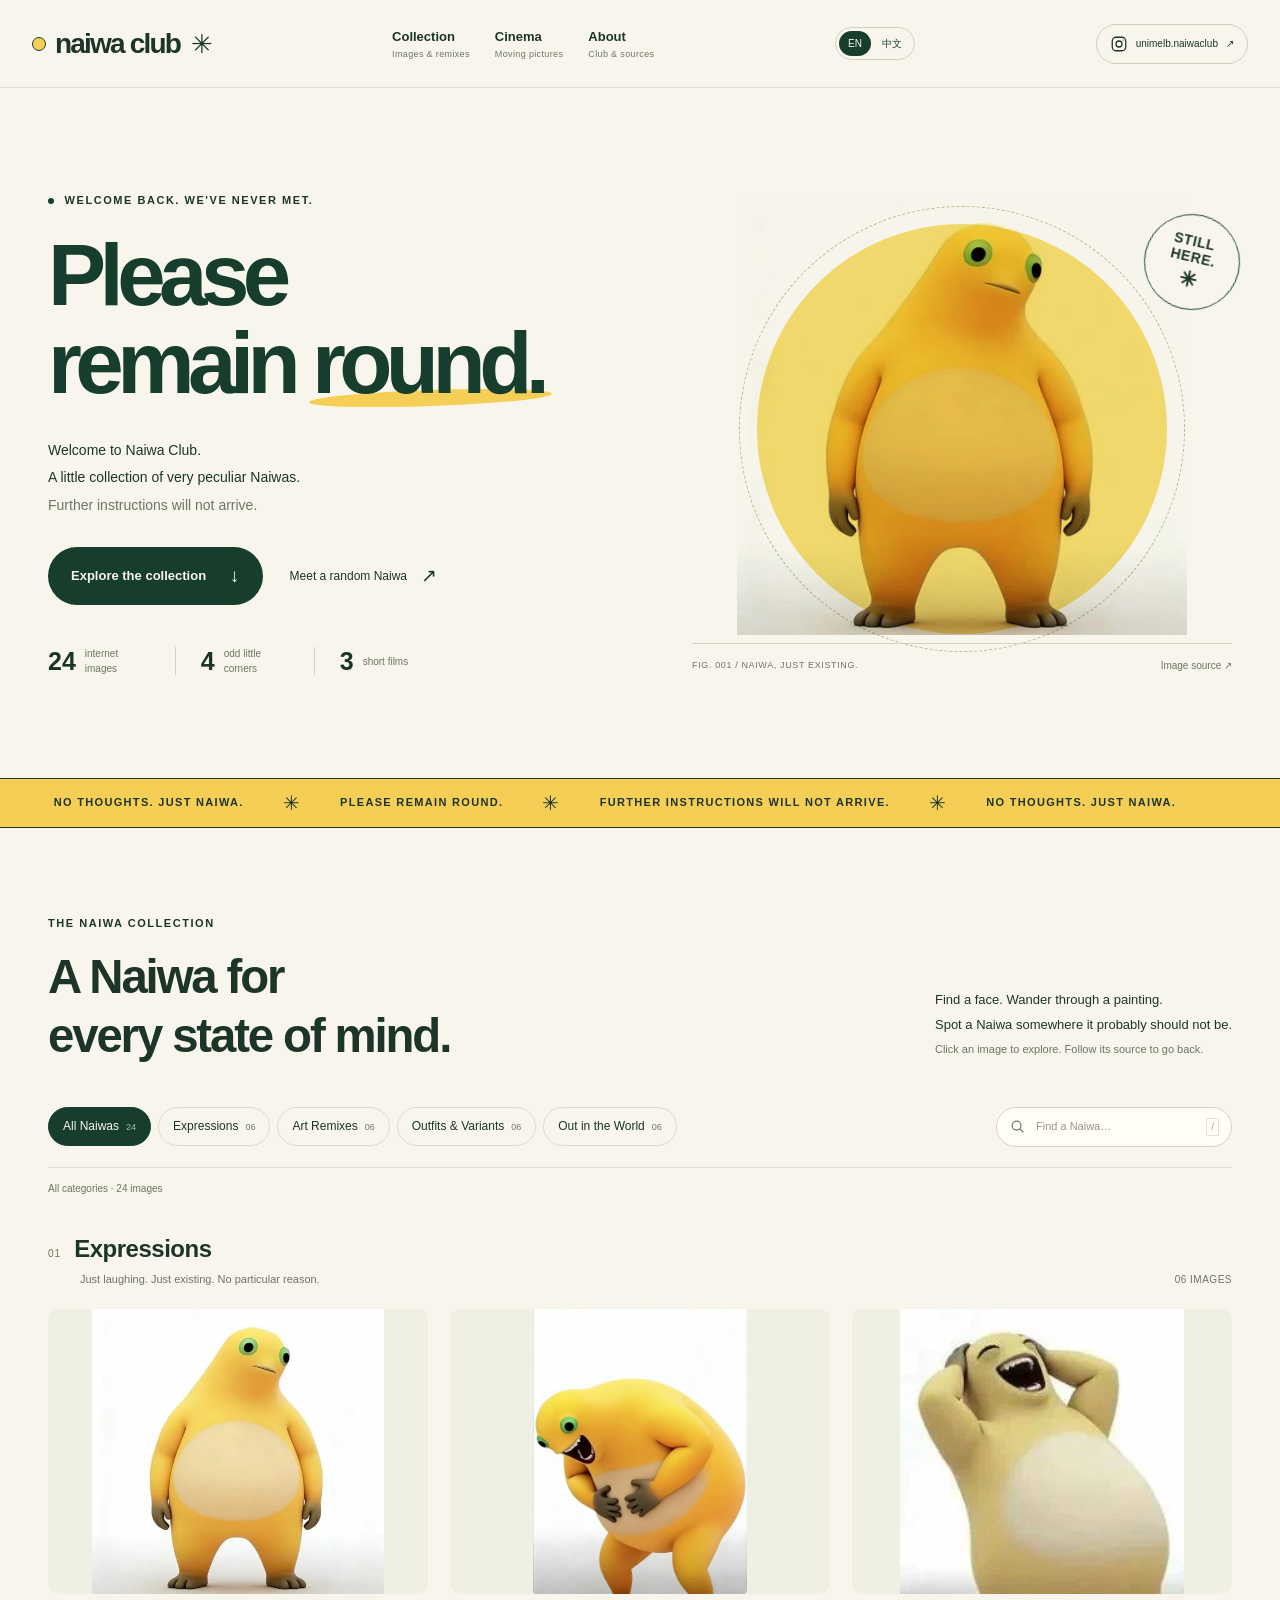
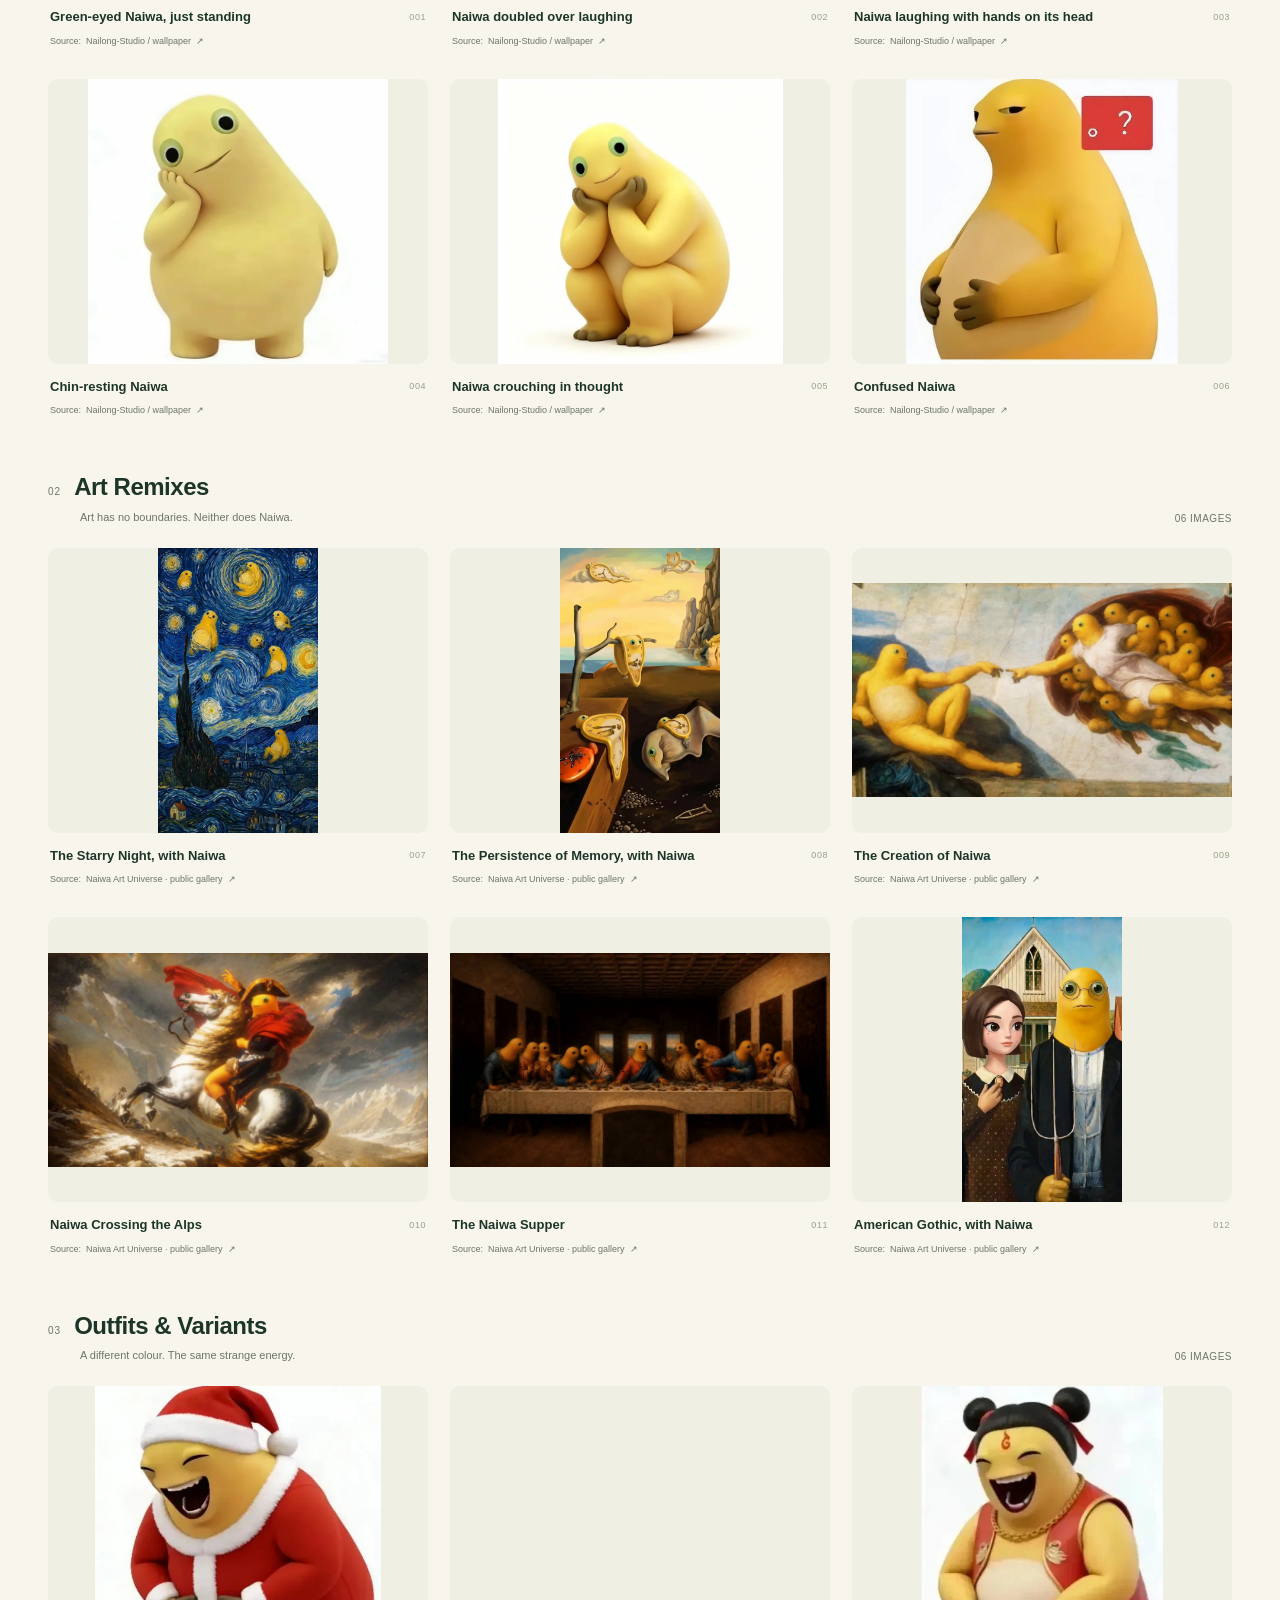
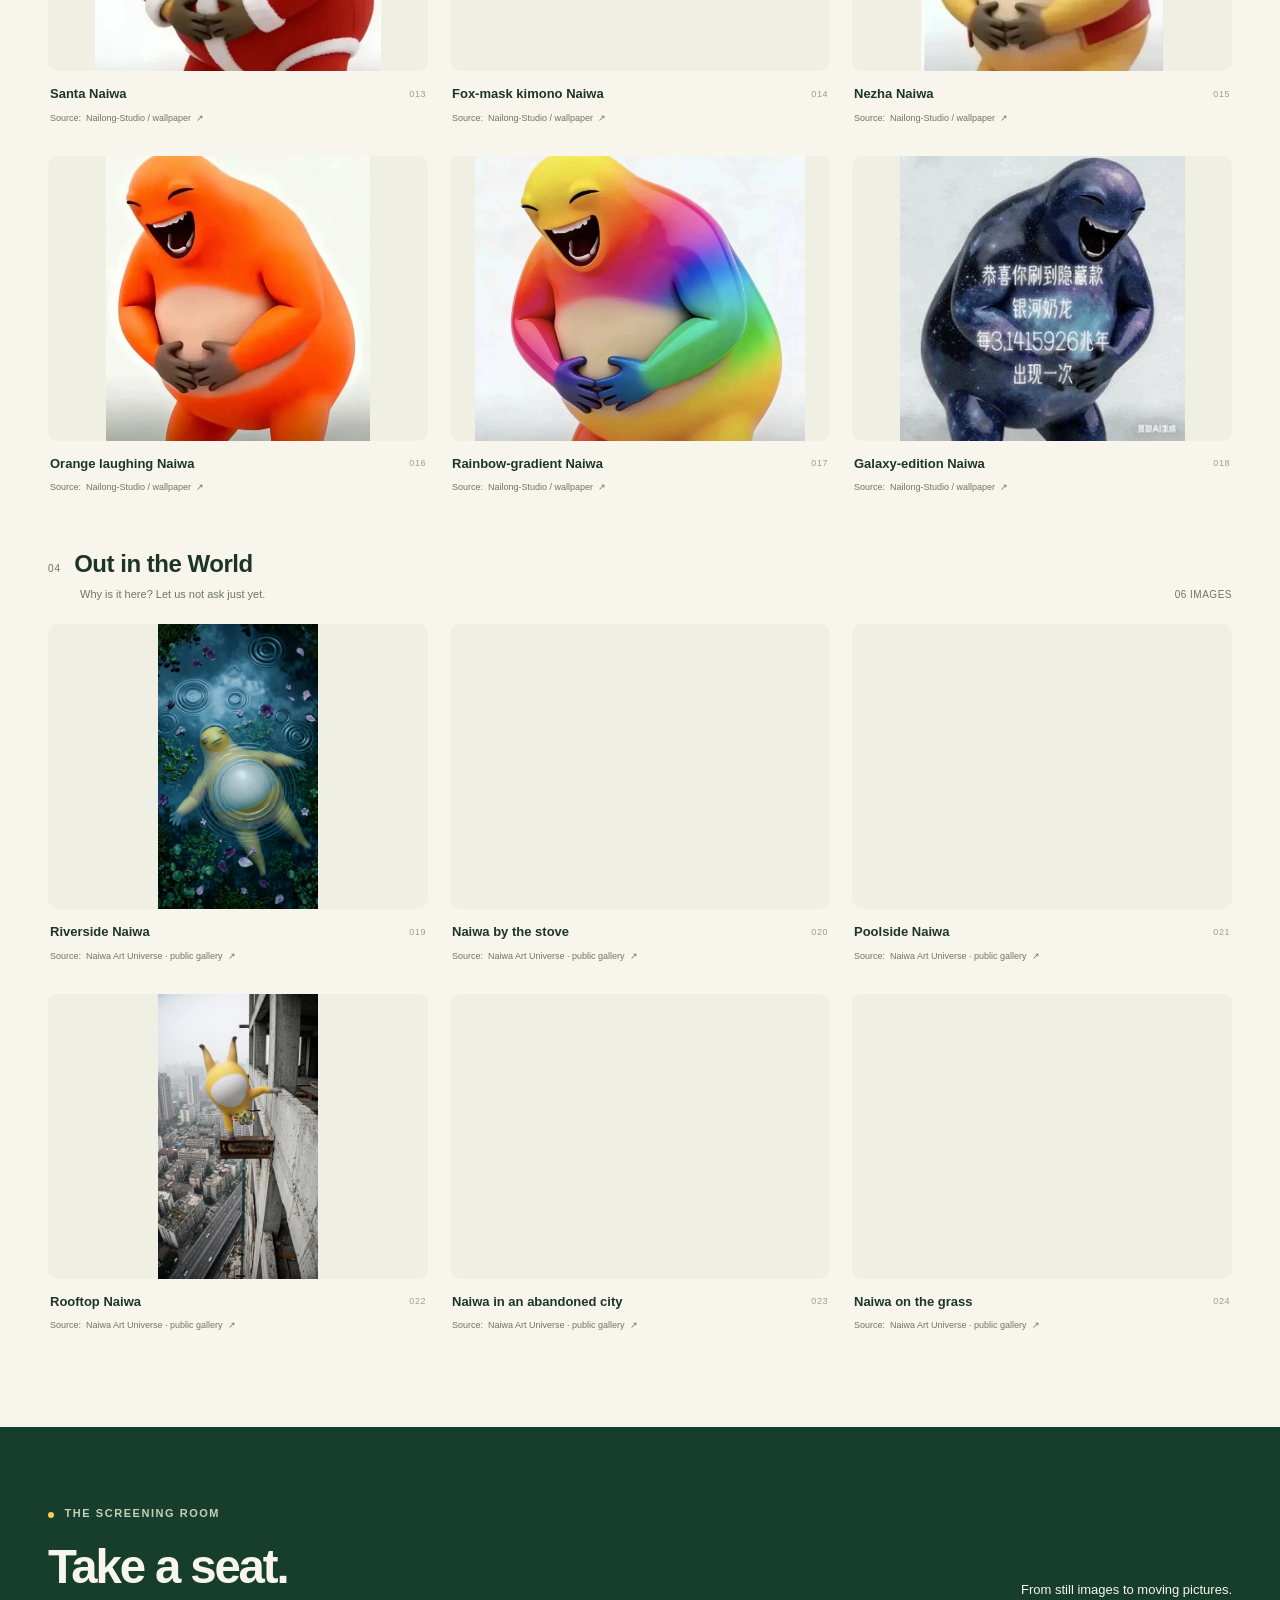
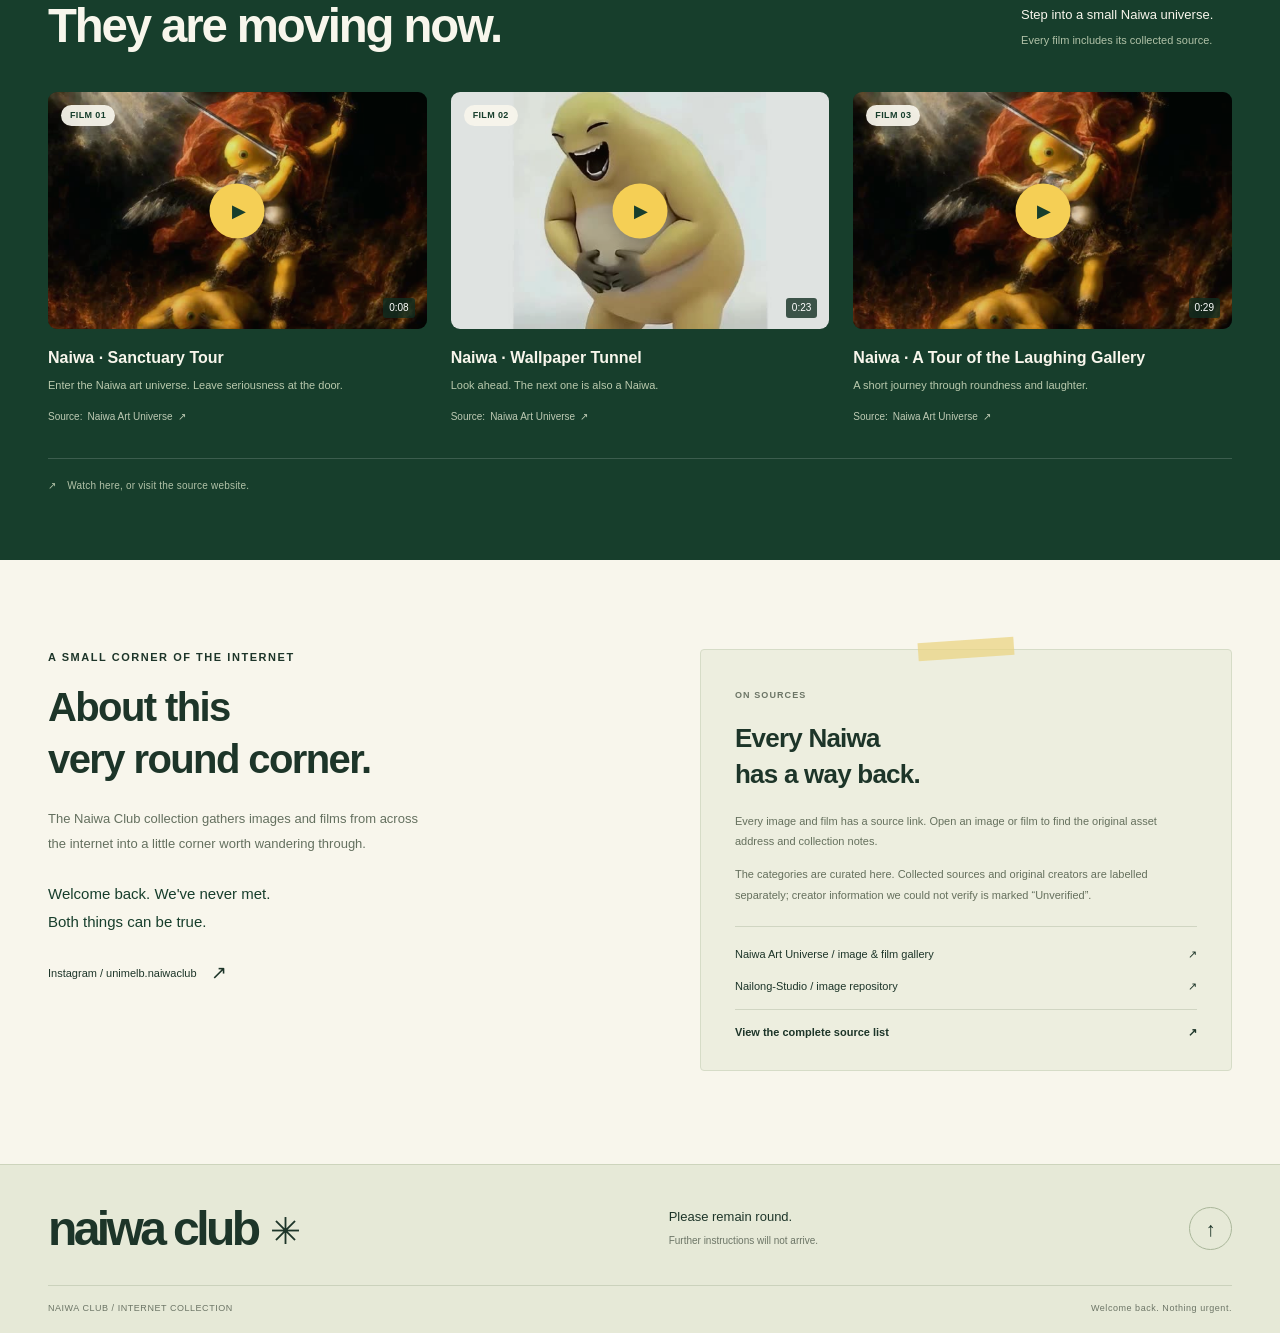
<file: index.html>
<!doctype html>
<html lang="en">
<head>
  <meta charset="utf-8">
  <meta name="viewport" content="width=device-width, initial-scale=1">
  <meta name="theme-color" content="#173e2c">
  <meta name="description" content="The Naiwa Club internet collection: expressions, art remixes, outfits, unexpected appearances and a screening room. Every image and film includes its source.">
  <title>naiwa club — Please remain round.</title>
  <link rel="icon" href="assets/favicon.svg" type="image/svg+xml">
  <link rel="stylesheet" href="styles.css">
  <script defer src="data/catalogue.js"></script>
  <script src="i18n.js" defer></script><script defer src="app.js"></script>
</head>
<body>
  <a data-i18n="skip" class="skip-link" href="#collection">Skip to the collection</a>
  <header class="site-header">
    <div class="header-inner">
      <a data-i18n-aria-label="nav.homeAria" class="wordmark" href="#top" aria-label="Naiwa Club home"><span class="brand-dot" aria-hidden="true"></span>naiwa club<span class="wordmark-star" aria-hidden="true">✳</span></a>
      <button data-i18n-aria-label="nav.open" class="menu-toggle" aria-label="Open navigation" aria-expanded="false" aria-controls="main-nav"><span></span><span></span></button>
      <nav data-i18n-aria-label="nav.label" id="main-nav" class="main-nav" aria-label="Main navigation">
        <a data-i18n-html="nav.collection" href="#collection">Collection<span>Images &amp; remixes</span></a>
        <a data-i18n-html="nav.cinema" href="#cinema">Cinema<span>Moving pictures</span></a>
        <a data-i18n-html="nav.about" href="#about">About<span>Club &amp; sources</span></a>
      </nav>
      <div aria-label="Language" data-i18n-aria-label="language.label" role="group" class="language-switch"><button aria-label="Switch to English" type="button" class="language-button active" data-language="en" lang="en" aria-pressed="true" data-i18n-aria-label="language.english">EN</button><button aria-label="Switch to Chinese" type="button" class="language-button" data-language="zh-CN" lang="zh-CN" aria-pressed="false" data-i18n-aria-label="language.chinese">中文</button></div><a class="header-instagram" href="https://www.instagram.com/unimelb.naiwaclub/" target="_blank" rel="noopener noreferrer" aria-label="Instagram：unimelb.naiwaclub"><svg viewBox="0 0 24 24" fill="none" stroke="currentColor" stroke-width="1.7" aria-hidden="true"><rect x="3" y="3" width="18" height="18" rx="5" /><circle cx="12" cy="12" r="4" /><circle cx="17.6" cy="6.7" r=".8" fill="currentColor" stroke="none" /></svg><span>unimelb.naiwaclub</span><span aria-hidden="true">↗</span></a>
    </div>
  </header>
  <main id="top">
    <section class="hero wrap" aria-labelledby="hero-title">
      <div class="hero-copy">
        <p class="eyebrow"><span class="little-dot" aria-hidden="true"></span> <span data-i18n="hero.welcome">WELCOME BACK. WE'VE NEVER MET.</span></p>
        <h1 data-i18n-html="hero.title" id="hero-title">Please<br>remain <span>round.</span></h1>
        <p data-i18n-html="hero.description" class="hero-description">Welcome to Naiwa Club.<br>A little collection of very peculiar Naiwas.<br><span>Further instructions will not arrive.</span></p>
        <div class="hero-actions"><a data-i18n-html="hero.enter" class="button button-green" href="#collection">Explore the collection <span aria-hidden="true">↓</span></a><button data-i18n-html="hero.random" class="text-button" id="random-naiwa">Meet a random Naiwa <span aria-hidden="true">↗</span></button></div>
        <div class="hero-tally"><div><strong id="image-count">—</strong><span data-i18n="hero.countImages">internet images</span></div><span class="tally-divider" aria-hidden="true"></span><div><strong id="category-count">4</strong><span data-i18n="hero.countCategories">odd little corners</span></div><span class="tally-divider" aria-hidden="true"></span><div><strong id="video-count">—</strong><span data-i18n="hero.countVideos">short films</span></div></div>
      </div>
      <figure class="hero-art">
        <div class="hero-orbit" aria-hidden="true"></div>
        <span data-i18n-html="hero.stamp" class="hero-stamp" aria-hidden="true">STILL<br>HERE.<span>✳</span></span>
        <div class="hero-image-wrap"><img id="hero-image" alt="" fetchpriority="high"></div>
        <figcaption><span data-i18n="hero.figure" class="art-label">FIG. 001 / NAIWA, JUST EXISTING.</span><a data-i18n-html="hero.source" id="hero-source" target="_blank" rel="noopener noreferrer">Image source <span aria-hidden="true">↗</span></a></figcaption>
      </figure>
    </section>
    <div class="ticker" aria-hidden="true"><div><span data-i18n="ticker.nothoughts">NO THOUGHTS. JUST NAIWA.</span><i>✳</i><span data-i18n="ticker.round">PLEASE REMAIN ROUND.</span><i>✳</i><span data-i18n="ticker.instructions">FURTHER INSTRUCTIONS WILL NOT ARRIVE.</span><i>✳</i><span data-i18n="ticker.nothoughts">NO THOUGHTS. JUST NAIWA.</span></div></div>
    <section id="collection" class="collection wrap" aria-labelledby="collection-title">
      <div class="section-heading collection-heading"><div><p data-i18n="collection.eyebrow" class="eyebrow">THE NAIWA COLLECTION</p><h2 data-i18n-html="collection.title" id="collection-title">A Naiwa for<br>every state of mind.</h2></div><p data-i18n-html="collection.intro" class="section-intro">Find a face. Wander through a painting.<br>Spot a Naiwa somewhere it probably should not be.<br><span>Click an image to explore. Follow its source to go back.</span></p></div>
      <div class="collection-tools">
        <div data-i18n-aria-label="collection.filtersAria" id="category-filters" class="category-filters" role="group" aria-label="Filter images by category"></div>
        <label class="search-box"><svg viewBox="0 0 24 24" fill="none" stroke="currentColor" stroke-width="1.7" aria-hidden="true"><circle cx="10.7" cy="10.7" r="6.3" /><path d="m15.4 15.4 4.7 4.7" /></svg><span data-i18n="collection.searchLabel" class="sr-only">Search Naiwa images</span><input data-i18n-placeholder="collection.searchPlaceholder" id="search-input" type="search" placeholder="Find a Naiwa…" autocomplete="off"><kbd aria-hidden="true">/</kbd></label>
      </div>
      <div class="results-line"><span id="results-summary" role="status" aria-live="polite"></span><button data-i18n="collection.reset" id="reset-filters" class="text-button" hidden>Clear filters ↺</button></div>
      <div id="gallery-sections"></div>
      <div id="empty-state" class="empty-state" hidden><span aria-hidden="true">( •_• )</span><h3 data-i18n="collection.emptyTitle">This Naiwa is somewhere else.</h3><p data-i18n="collection.emptyBody">Try another word, or take a look at the whole collection.</p><button data-i18n-html="collection.emptyReset" class="button button-green" id="empty-reset">See all images <span aria-hidden="true">↗</span></button></div>
      <noscript><p data-i18n="collection.noscript" class="noscript-note">Enable JavaScript to browse the collection and films. All media and source lists are also included in the website folder.</p></noscript>
    </section>
    <section id="cinema" class="cinema" aria-labelledby="cinema-title"><div class="wrap">
      <div class="section-heading cinema-heading"><div><p data-i18n-html="cinema.eyebrow" class="eyebrow"><span class="screen-dot" aria-hidden="true"></span> THE SCREENING ROOM</p><h2 data-i18n-html="cinema.title" id="cinema-title">Take a seat.<br>They are moving now.</h2></div><p data-i18n-html="cinema.intro" class="section-intro">From still images to moving pictures.<br>Step into a small Naiwa universe.<br><span>Every film includes its collected source.</span></p></div>
      <div id="video-grid" class="video-grid"></div>
      <p data-i18n-html="cinema.footnote" class="cinema-footnote"><span aria-hidden="true">↗</span> Watch here, or visit the source website.</p>
    </div></section>
    <section id="about" class="about wrap" aria-labelledby="about-title">
      <div class="about-note"><p data-i18n="about.eyebrow" class="eyebrow">A SMALL CORNER OF THE INTERNET</p><h2 data-i18n-html="about.title" id="about-title">About this<br>very round corner.</h2><p data-i18n="about.body">The Naiwa Club collection gathers images and films from across the internet into a little corner worth wandering through.</p><p data-i18n-html="about.absurd" class="about-absurd">Welcome back. We've never met.<br>Both things can be true.</p><a class="text-button about-social" href="https://www.instagram.com/unimelb.naiwaclub/" target="_blank" rel="noopener noreferrer">Instagram / unimelb.naiwaclub <span aria-hidden="true">↗</span></a></div>
      <div class="source-note"><span data-i18n="sources.eyebrow" class="note-index">ON SOURCES</span><h3 data-i18n-html="sources.noteHeading">Every Naiwa<br>has a way back.</h3><p data-i18n="sources.noteBody">Every image and film has a source link. Open an image or film to find the original asset address and collection notes.</p><p data-i18n="sources.noteAttribution">The categories are curated here. Collected sources and original creators are labelled separately; creator information we could not verify is marked “Unverified”.</p><div id="source-links" class="source-links"></div><a data-language-link="sources.html" data-i18n-html="sources.complete" class="source-manifest" href="sources.html?lang=en">View the complete source list <span aria-hidden="true">↗</span></a></div>
    </section>
  </main>
  <footer class="site-footer"><div class="wrap footer-inner"><a href="#top" class="footer-wordmark">naiwa club<span aria-hidden="true">✳</span></a><p data-i18n-html="footer.copy">Please remain round.<br><span>Further instructions will not arrive.</span></p><a data-i18n-aria-label="backTop" href="#top" class="back-top" aria-label="Back to top">↑</a></div><div class="wrap footer-bottom"><span data-i18n="footer.bottomTag">NAIWA CLUB / INTERNET COLLECTION</span><span data-i18n="footer.bottomNote">Welcome back. Nothing urgent.</span></div></footer>
  <dialog id="media-viewer" class="media-viewer" aria-labelledby="viewer-title"><div class="viewer-shell"><button data-i18n-aria-label="viewer.close" class="viewer-close" aria-label="Close preview">×</button><div id="viewer-media" class="viewer-media"></div><div class="viewer-details"><span id="viewer-category" class="eyebrow"></span><h2 id="viewer-title"></h2><p id="viewer-description"></p><dl><div><dt data-i18n="viewer.sourceLabel">Collected source</dt><dd><a id="viewer-source" target="_blank" rel="noopener noreferrer"></a></dd></div><div><dt data-i18n="viewer.creatorLabel">Original creator</dt><dd id="viewer-creator"></dd></div></dl><p id="viewer-note" class="viewer-note"></p><a data-i18n-html="viewer.original" id="viewer-original" class="button button-green" target="_blank" rel="noopener noreferrer">Open original asset <span aria-hidden="true">↗</span></a><div id="viewer-pagination" class="viewer-pagination"><button data-i18n-aria-label="viewer.prev" id="viewer-prev" aria-label="Previous image">←</button><span id="viewer-position"></span><button data-i18n-aria-label="viewer.next" id="viewer-next" aria-label="Next image">→</button></div></div></div></dialog>
</body>
</html>
</file>
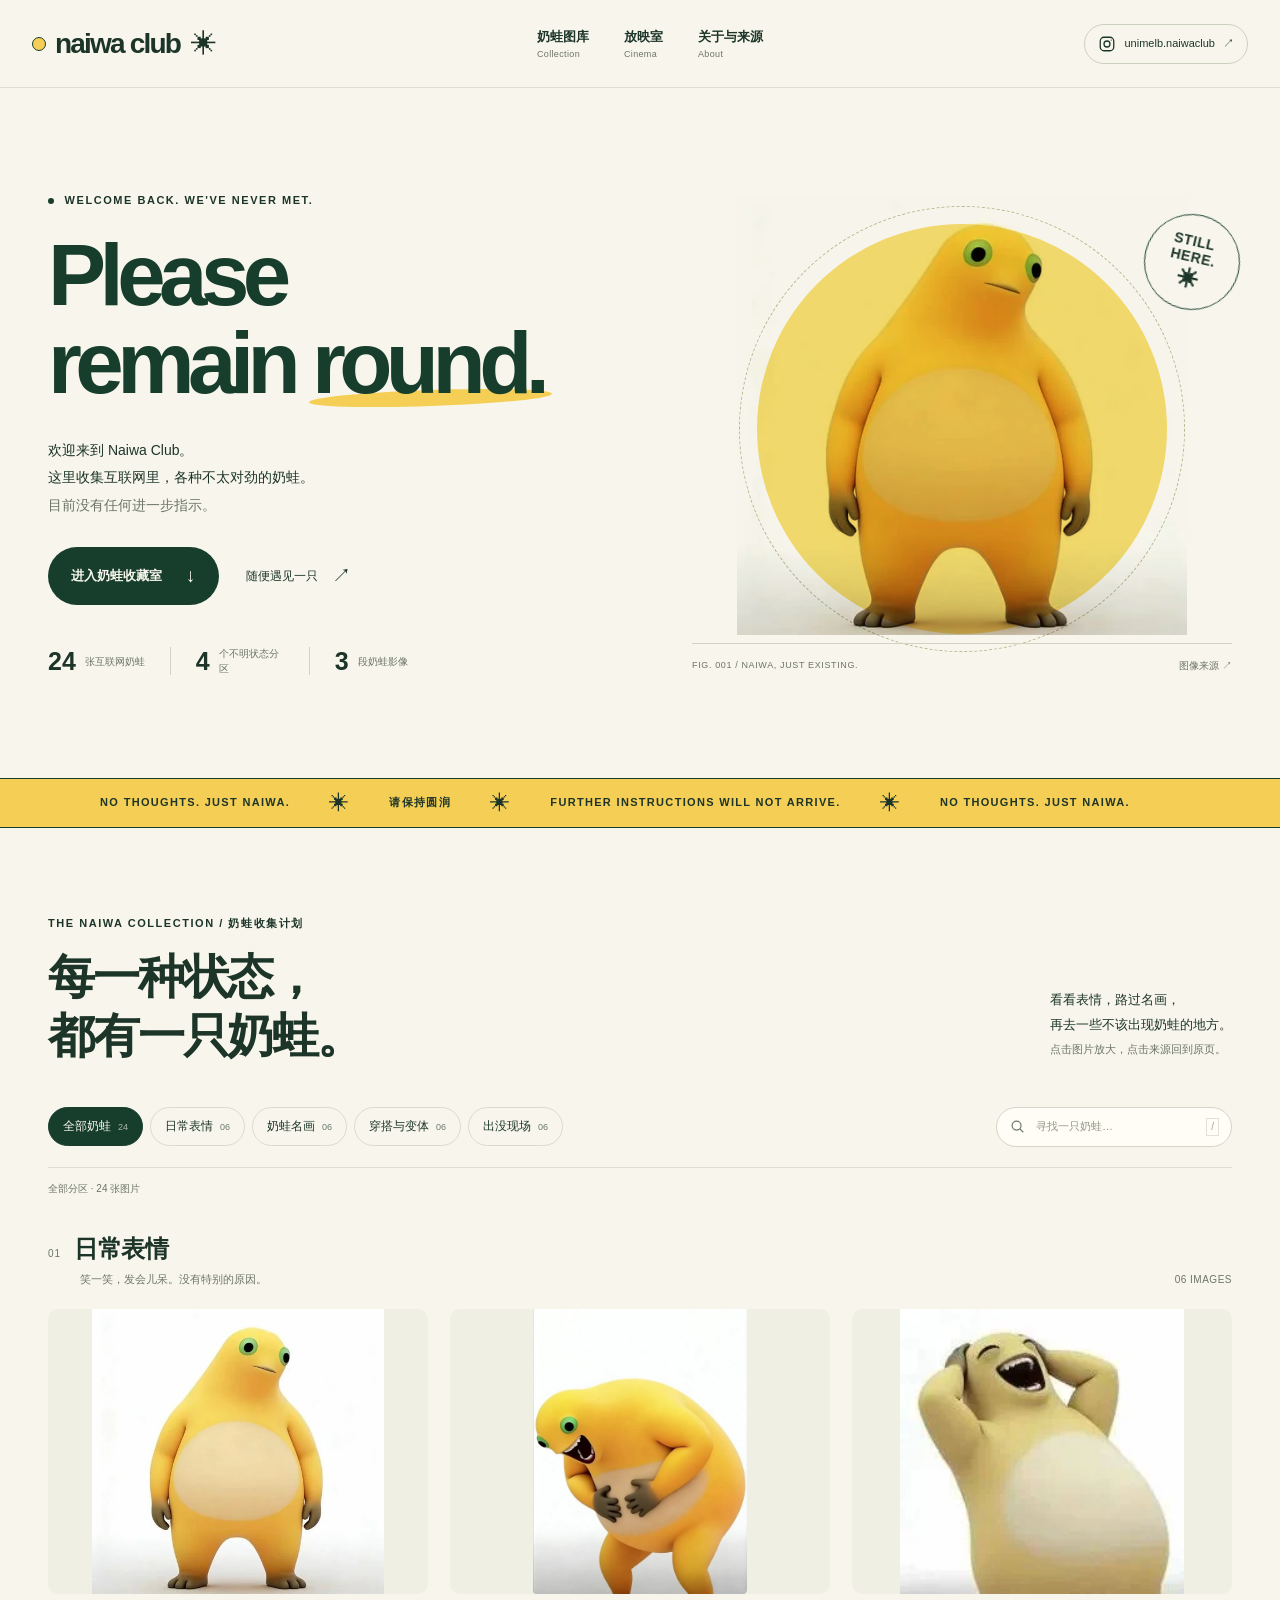
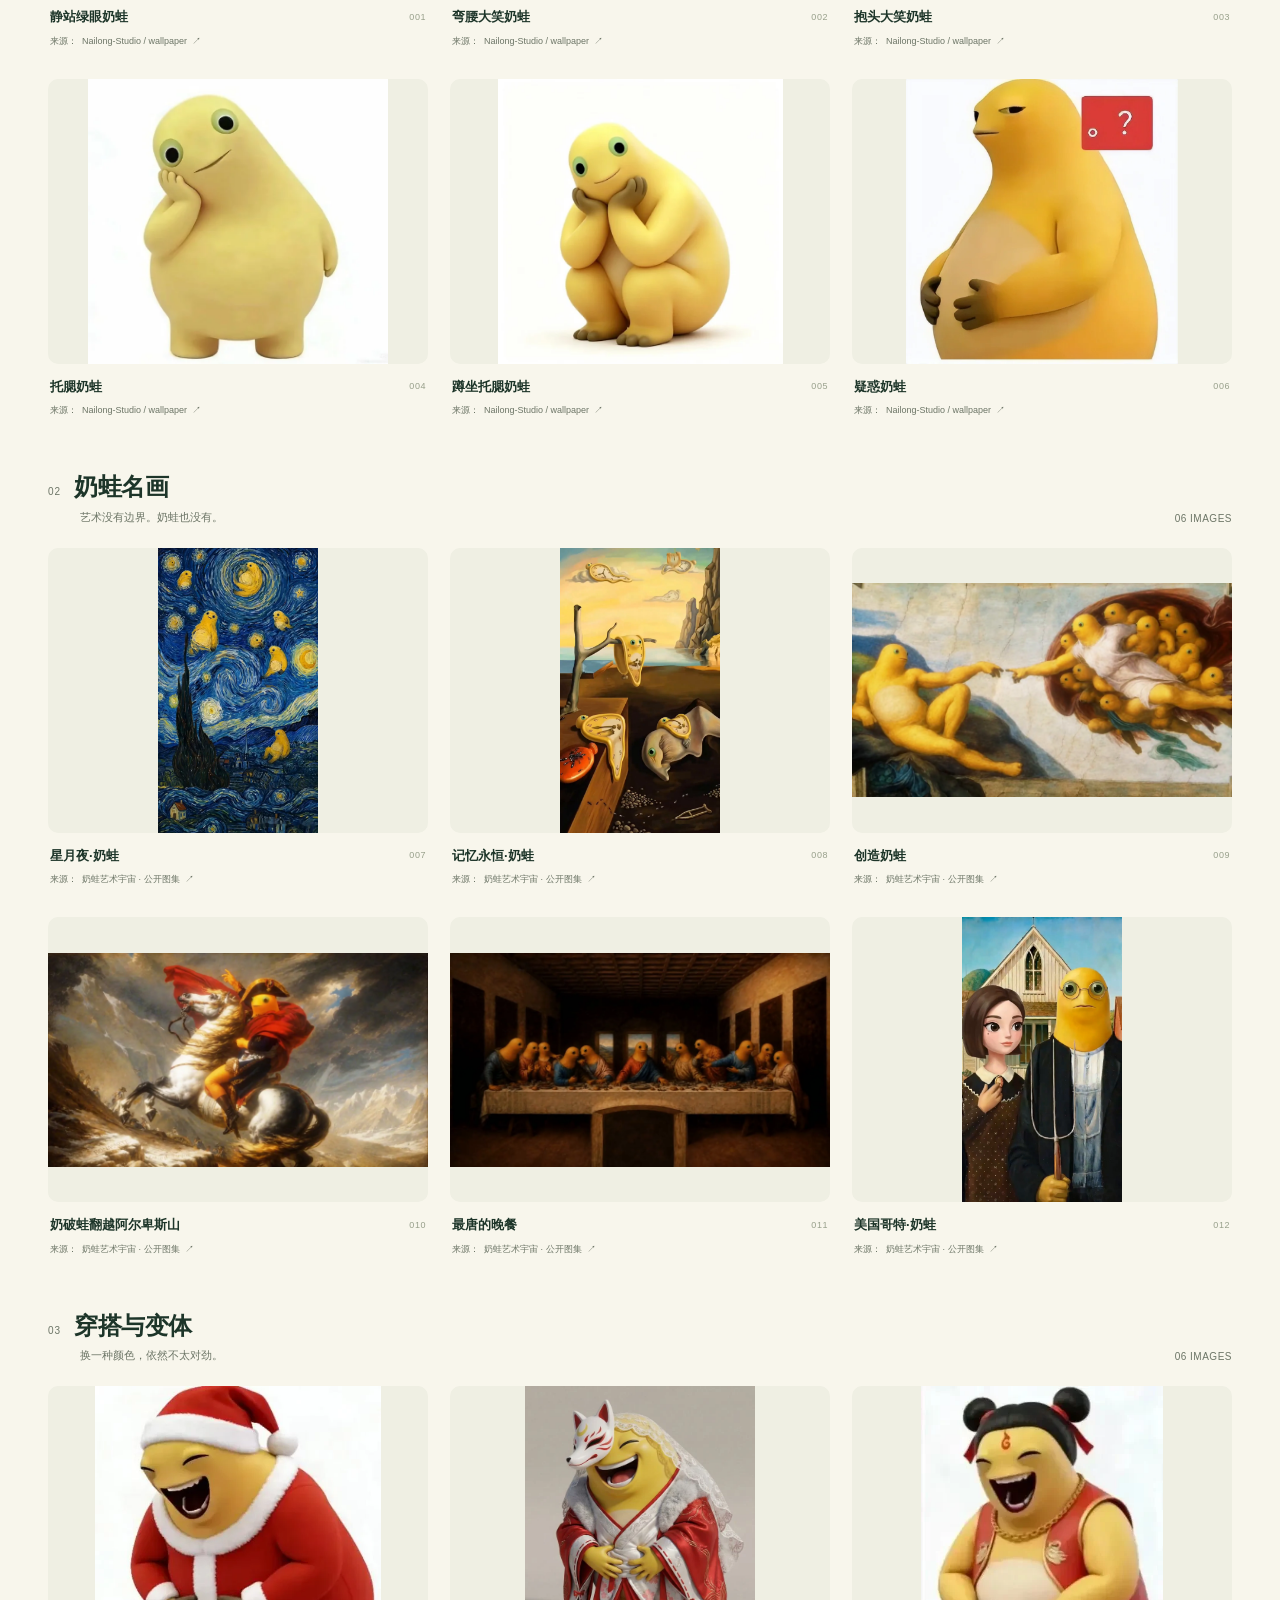
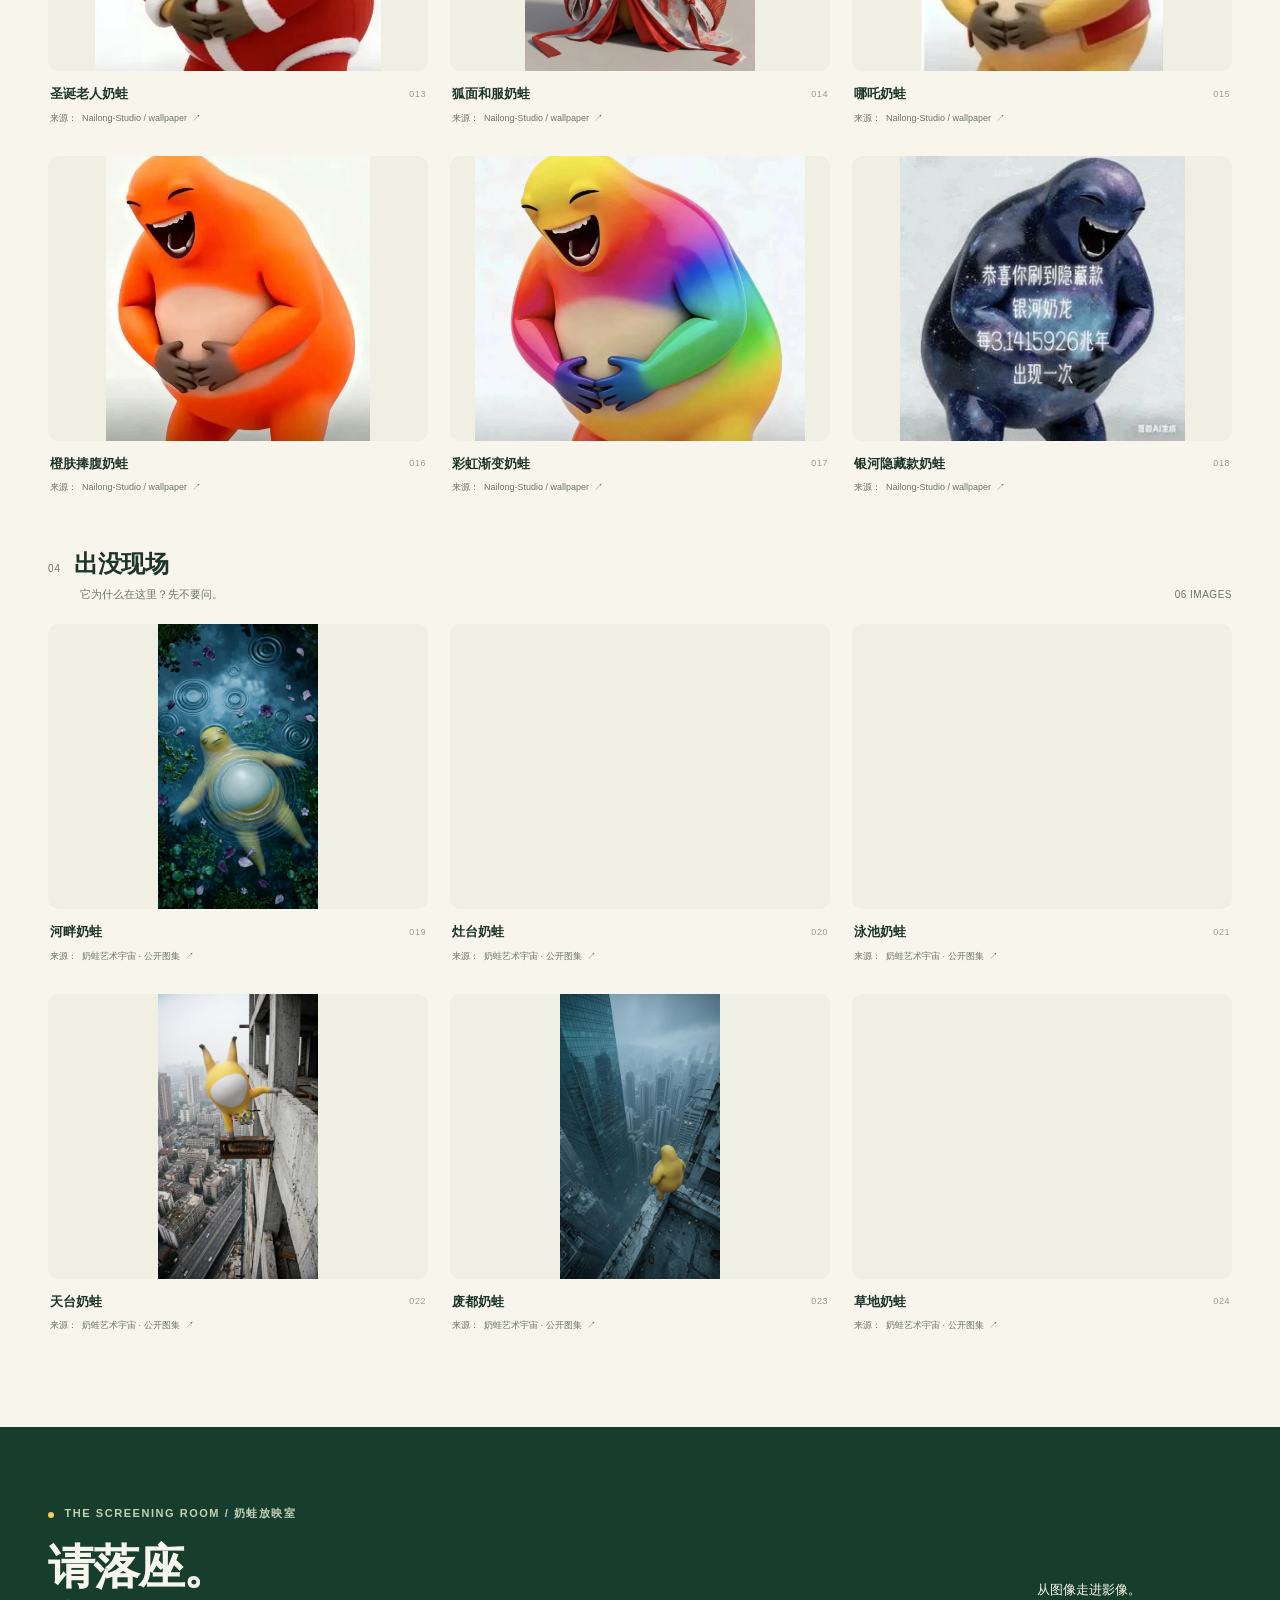
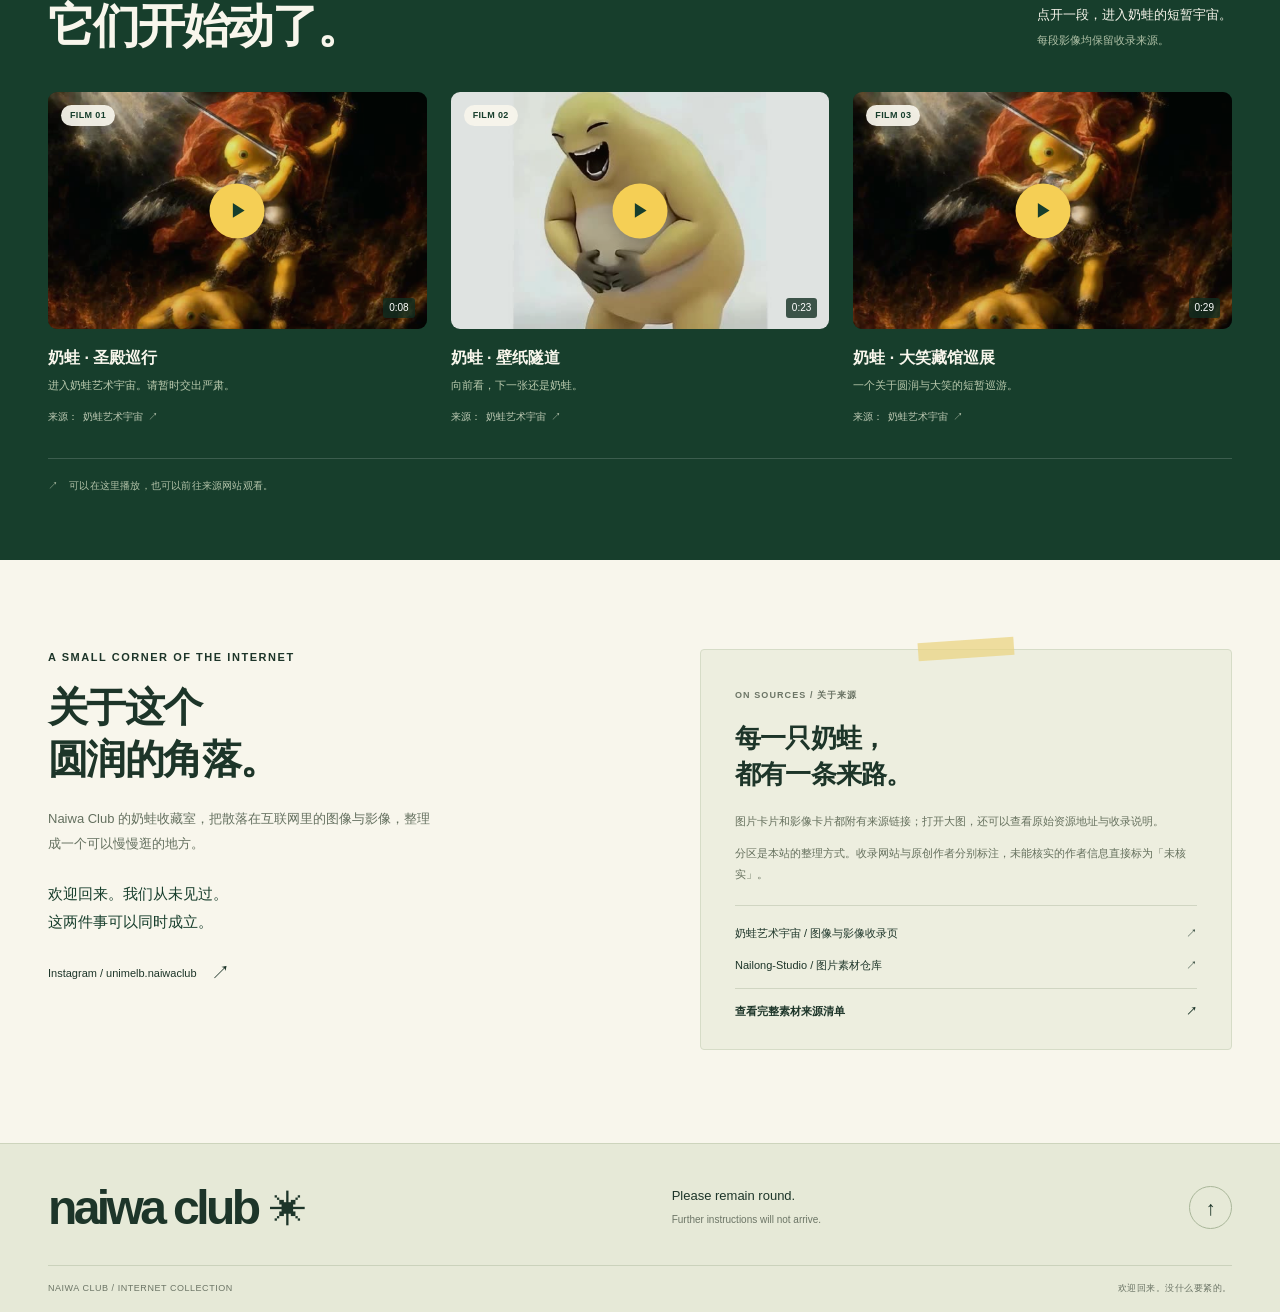
<file: naiwa-club-local/index.html>
<!doctype html>
<html lang="zh-CN">
<head>
  <meta charset="utf-8">
  <meta name="viewport" content="width=device-width, initial-scale=1">
  <meta name="theme-color" content="#173e2c">
  <meta name="description" content="Naiwa Club 的互联网奶蛙收藏室：日常表情、奶蛙名画、穿搭与变体、出没现场，以及独立影像放映室。每件收录附有来源。">
  <title>naiwa club — Please remain round.</title>
  <link rel="icon" href="assets/favicon.svg" type="image/svg+xml">
  <link rel="stylesheet" href="styles.css">
  <script defer src="data/catalogue.js"></script>
  <script defer src="app.js"></script>
</head>
<body>
  <a class="skip-link" href="#collection">跳到奶蛙图库</a>
  <header class="site-header">
    <div class="header-inner">
      <a class="wordmark" href="#top" aria-label="Naiwa Club 首页"><span class="brand-dot" aria-hidden="true"></span>naiwa club<span class="wordmark-star" aria-hidden="true">✳</span></a>
      <button class="menu-toggle" aria-label="展开导航" aria-expanded="false" aria-controls="main-nav"><span></span><span></span></button>
      <nav id="main-nav" class="main-nav" aria-label="主导航">
        <a href="#collection">奶蛙图库<span>Collection</span></a>
        <a href="#cinema">放映室<span>Cinema</span></a>
        <a href="#about">关于与来源<span>About</span></a>
      </nav>
      <a class="header-instagram" href="https://www.instagram.com/unimelb.naiwaclub/" target="_blank" rel="noopener noreferrer" aria-label="Instagram：unimelb.naiwaclub"><svg viewBox="0 0 24 24" fill="none" stroke="currentColor" stroke-width="1.7" aria-hidden="true"><rect x="3" y="3" width="18" height="18" rx="5"/><circle cx="12" cy="12" r="4"/><circle cx="17.6" cy="6.7" r=".8" fill="currentColor" stroke="none"/></svg><span>unimelb.naiwaclub</span><span aria-hidden="true">↗</span></a>
    </div>
  </header>
  <main id="top">
    <section class="hero wrap" aria-labelledby="hero-title">
      <div class="hero-copy">
        <p class="eyebrow"><span class="little-dot" aria-hidden="true"></span> WELCOME BACK. WE'VE NEVER MET.</p>
        <h1 id="hero-title">Please<br>remain <span>round.</span></h1>
        <p class="hero-description">欢迎来到 Naiwa Club。<br>这里收集互联网里，各种不太对劲的奶蛙。<br><span>目前没有任何进一步指示。</span></p>
        <div class="hero-actions"><a class="button button-green" href="#collection">进入奶蛙收藏室 <span aria-hidden="true">↓</span></a><button class="text-button" id="random-naiwa">随便遇见一只 <span aria-hidden="true">↗</span></button></div>
        <div class="hero-tally"><div><strong id="image-count">—</strong><span>张互联网奶蛙</span></div><span class="tally-divider" aria-hidden="true"></span><div><strong id="category-count">4</strong><span>个不明状态分区</span></div><span class="tally-divider" aria-hidden="true"></span><div><strong id="video-count">—</strong><span>段奶蛙影像</span></div></div>
      </div>
      <figure class="hero-art">
        <div class="hero-orbit" aria-hidden="true"></div>
        <span class="hero-stamp" aria-hidden="true">STILL<br>HERE.<span>✳</span></span>
        <div class="hero-image-wrap"><img id="hero-image" alt="" fetchpriority="high"></div>
        <figcaption><span class="art-label">FIG. 001 / NAIWA, JUST EXISTING.</span><a id="hero-source" target="_blank" rel="noopener noreferrer">图像来源 <span aria-hidden="true">↗</span></a></figcaption>
      </figure>
    </section>
    <div class="ticker" aria-hidden="true"><div><span>NO THOUGHTS. JUST NAIWA.</span><i>✳</i><span>请保持圆润</span><i>✳</i><span>FURTHER INSTRUCTIONS WILL NOT ARRIVE.</span><i>✳</i><span>NO THOUGHTS. JUST NAIWA.</span></div></div>
    <section id="collection" class="collection wrap" aria-labelledby="collection-title">
      <div class="section-heading collection-heading"><div><p class="eyebrow">THE NAIWA COLLECTION / 奶蛙收集计划</p><h2 id="collection-title">每一种状态，<br>都有一只奶蛙。</h2></div><p class="section-intro">看看表情，路过名画，<br>再去一些不该出现奶蛙的地方。<br><span>点击图片放大，点击来源回到原页。</span></p></div>
      <div class="collection-tools">
        <div id="category-filters" class="category-filters" role="group" aria-label="按图片分区筛选"></div>
        <label class="search-box"><svg viewBox="0 0 24 24" fill="none" stroke="currentColor" stroke-width="1.7" aria-hidden="true"><circle cx="10.7" cy="10.7" r="6.3"/><path d="m15.4 15.4 4.7 4.7"/></svg><span class="sr-only">搜索奶蛙图片</span><input id="search-input" type="search" placeholder="寻找一只奶蛙…" autocomplete="off"><kbd aria-hidden="true">/</kbd></label>
      </div>
      <div class="results-line"><span id="results-summary" role="status" aria-live="polite"></span><button id="reset-filters" class="text-button" hidden>清除筛选 ↺</button></div>
      <div id="gallery-sections"></div>
      <div id="empty-state" class="empty-state" hidden><span aria-hidden="true">( •_• )</span><h3>这只奶蛙暂时不在这里。</h3><p>换个关键词，或者看看全部奶蛙。</p><button class="button button-green" id="empty-reset">回到全部图片 <span aria-hidden="true">↗</span></button></div>
      <noscript><p class="noscript-note">请启用 JavaScript 来浏览分类图库与视频。所有素材及来源清单均在网站文件夹中。</p></noscript>
    </section>
    <section id="cinema" class="cinema" aria-labelledby="cinema-title"><div class="wrap">
      <div class="section-heading cinema-heading"><div><p class="eyebrow"><span class="screen-dot" aria-hidden="true"></span> THE SCREENING ROOM / 奶蛙放映室</p><h2 id="cinema-title">请落座。<br>它们开始动了。</h2></div><p class="section-intro">从图像走进影像。<br>点开一段，进入奶蛙的短暂宇宙。<br><span>每段影像均保留收录来源。</span></p></div>
      <div id="video-grid" class="video-grid"></div>
      <p class="cinema-footnote"><span aria-hidden="true">↗</span> 可以在这里播放，也可以前往来源网站观看。</p>
    </div></section>
    <section id="about" class="about wrap" aria-labelledby="about-title">
      <div class="about-note"><p class="eyebrow">A SMALL CORNER OF THE INTERNET</p><h2 id="about-title">关于这个<br>圆润的角落。</h2><p>Naiwa Club 的奶蛙收藏室，把散落在互联网里的图像与影像，整理成一个可以慢慢逛的地方。</p><p class="about-absurd">欢迎回来。我们从未见过。<br>这两件事可以同时成立。</p><a class="text-button about-social" href="https://www.instagram.com/unimelb.naiwaclub/" target="_blank" rel="noopener noreferrer">Instagram / unimelb.naiwaclub <span aria-hidden="true">↗</span></a></div>
      <div class="source-note"><span class="note-index">ON SOURCES / 关于来源</span><h3>每一只奶蛙，<br>都有一条来路。</h3><p>图片卡片和影像卡片都附有来源链接；打开大图，还可以查看原始资源地址与收录说明。</p><p>分区是本站的整理方式。收录网站与原创作者分别标注，未能核实的作者信息直接标为「未核实」。</p><div id="source-links" class="source-links"></div><a class="source-manifest" href="sources.html">查看完整素材来源清单 <span aria-hidden="true">↗</span></a></div>
    </section>
  </main>
  <footer class="site-footer"><div class="wrap footer-inner"><a href="#top" class="footer-wordmark">naiwa club<span aria-hidden="true">✳</span></a><p>Please remain round.<br><span>Further instructions will not arrive.</span></p><a href="#top" class="back-top" aria-label="回到顶部">↑</a></div><div class="wrap footer-bottom"><span>NAIWA CLUB / INTERNET COLLECTION</span><span>欢迎回来。没什么要紧的。</span></div></footer>
  <dialog id="media-viewer" class="media-viewer" aria-labelledby="viewer-title"><div class="viewer-shell"><button class="viewer-close" aria-label="关闭预览">×</button><div id="viewer-media" class="viewer-media"></div><div class="viewer-details"><span id="viewer-category" class="eyebrow"></span><h2 id="viewer-title"></h2><p id="viewer-description"></p><dl><div><dt>收录来源</dt><dd><a id="viewer-source" target="_blank" rel="noopener noreferrer"></a></dd></div><div><dt>原创作者</dt><dd id="viewer-creator"></dd></div></dl><p id="viewer-note" class="viewer-note"></p><a id="viewer-original" class="button button-green" target="_blank" rel="noopener noreferrer">打开原始资源 <span aria-hidden="true">↗</span></a><div id="viewer-pagination" class="viewer-pagination"><button id="viewer-prev" aria-label="上一张图片">←</button><span id="viewer-position"></span><button id="viewer-next" aria-label="下一张图片">→</button></div></div></div></dialog>
</body>
</html>
</file>
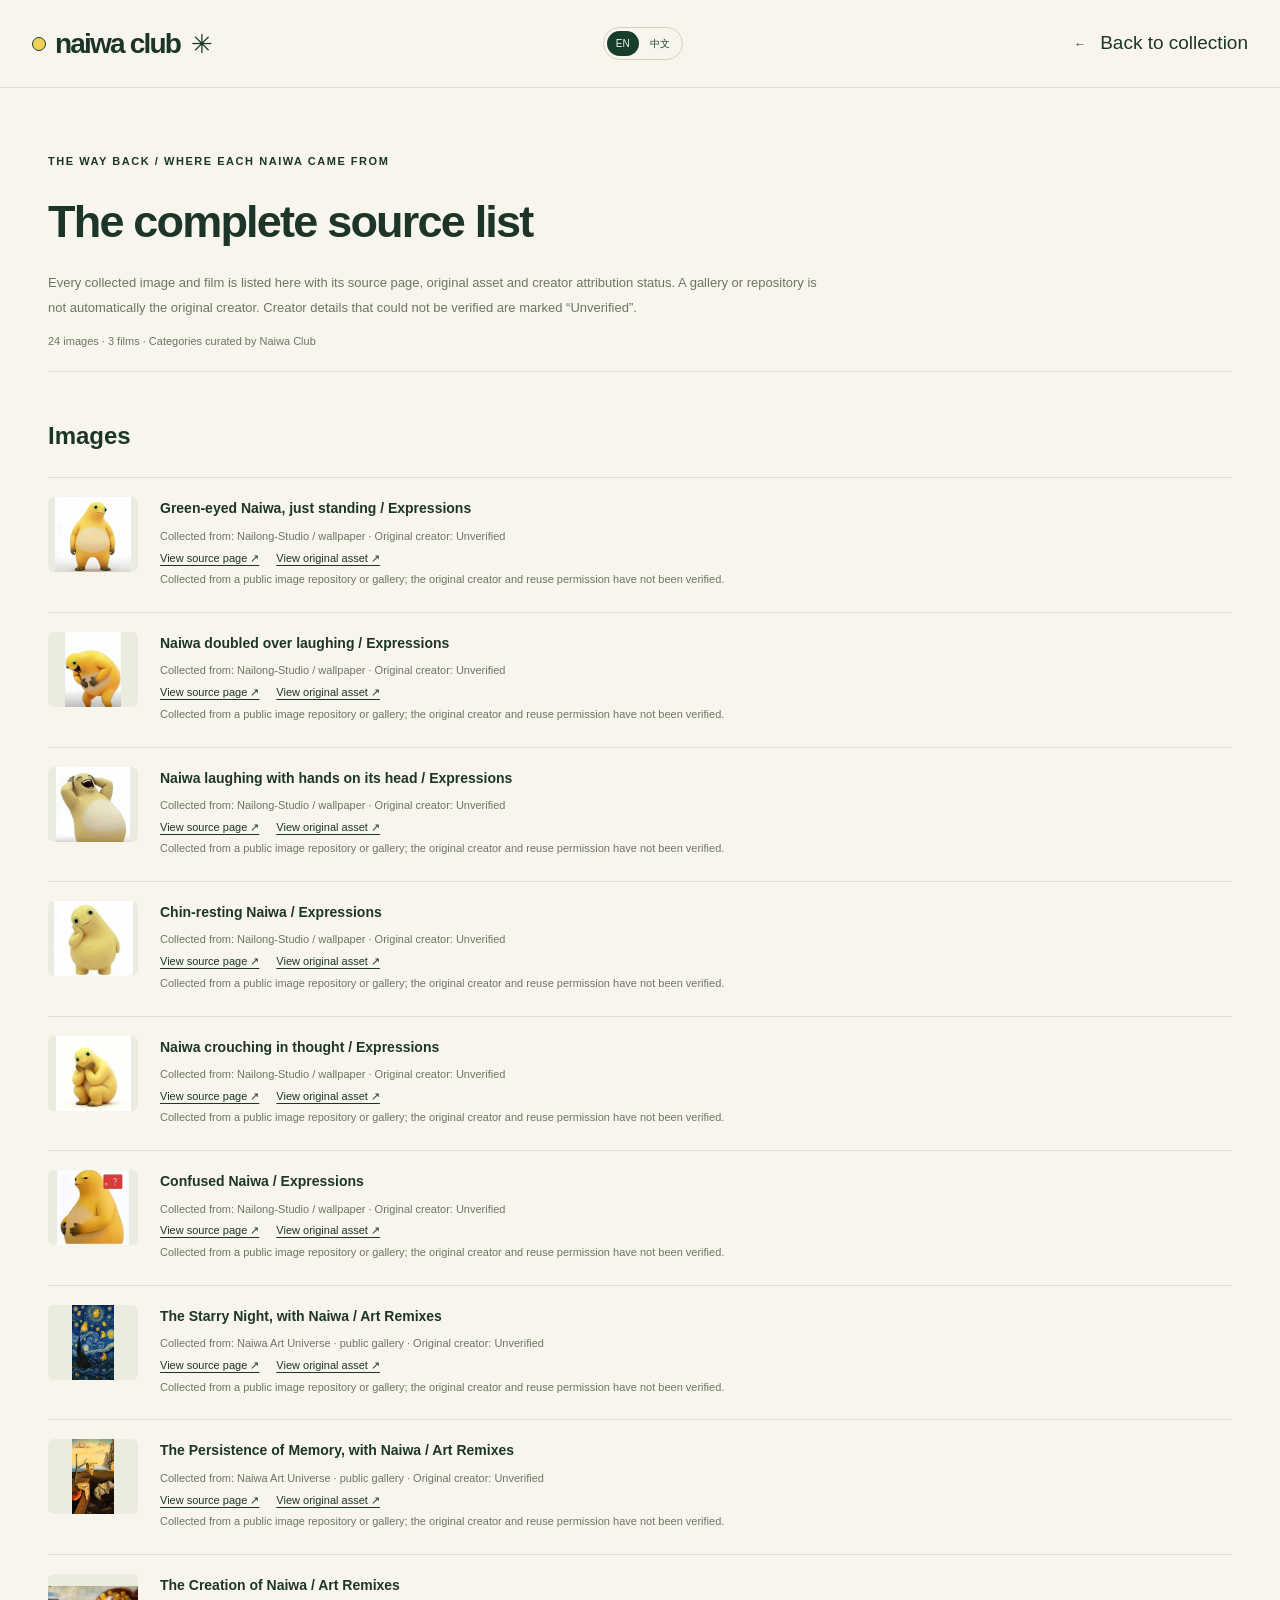
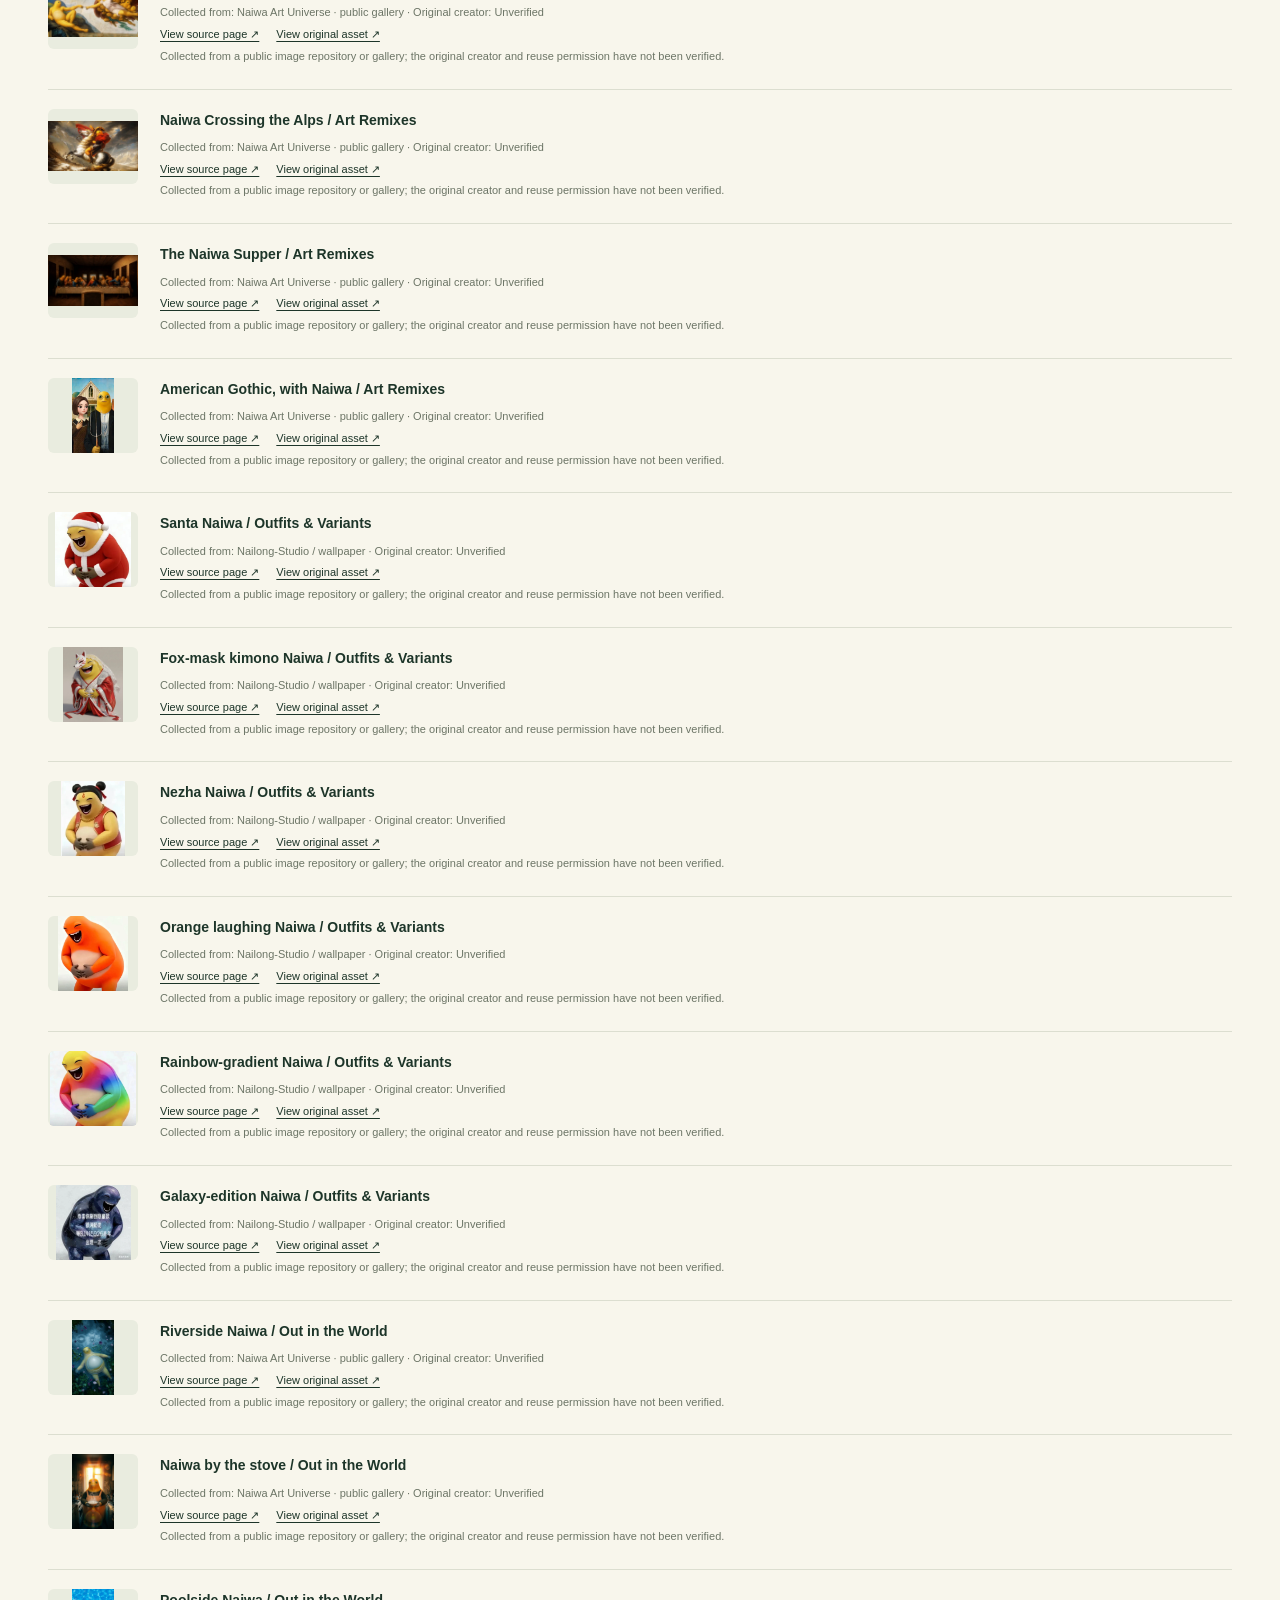
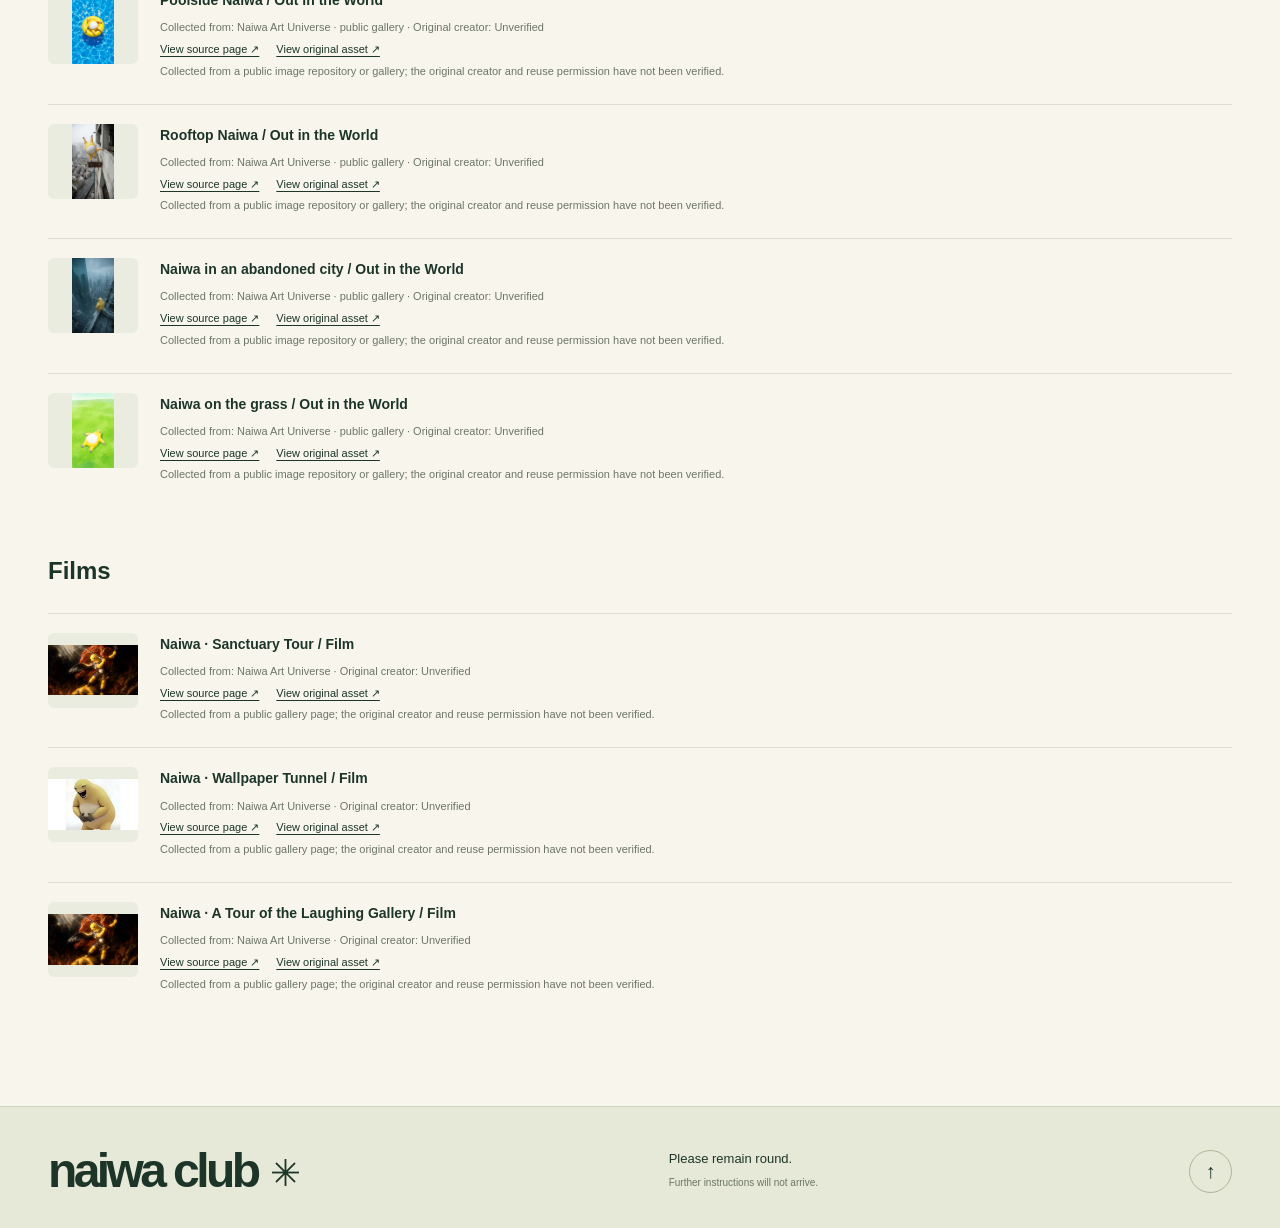
<file: sources.html>
<!doctype html>
<html lang="en">
<head>
  <meta charset="utf-8">
  <meta name="viewport" content="width=device-width, initial-scale=1">
  <meta name="theme-color" content="#173e2c">
  <title>Sources — naiwa club</title>
  <link rel="icon" href="assets/favicon.svg" type="image/svg+xml">
  <link rel="stylesheet" href="styles.css">
  <script defer src="data/catalogue.js"></script>
  <script src="i18n.js" defer></script><script defer src="app.js"></script>
</head>
<body data-page="sources">
  <header class="site-header"><div class="header-inner"><a data-language-link="index.html" aria-label="Naiwa Club home" data-i18n-aria-label="nav.homeAria" class="wordmark" href="index.html?lang=en"><span class="brand-dot" aria-hidden="true"></span>naiwa club<span class="wordmark-star" aria-hidden="true">✳</span></a><div aria-label="Language" data-i18n-aria-label="language.label" role="group" class="language-switch"><button aria-label="Switch to English" type="button" class="language-button active" data-language="en" lang="en" aria-pressed="true" data-i18n-aria-label="language.english">EN</button><button aria-label="Switch to Chinese" type="button" class="language-button" data-language="zh-CN" lang="zh-CN" aria-pressed="false" data-i18n-aria-label="language.chinese">中文</button></div><a data-language-link="index.html" data-i18n-html="sources.back" class="text-button source-back" href="index.html?lang=en">← <span>Back to collection</span></a></div></header>
  <main class="sources-page wrap"><p data-i18n="sources.pageEyebrow" class="eyebrow">THE WAY BACK / WHERE EACH NAIWA CAME FROM</p><h1 data-i18n="sources.title">The complete source list</h1><p data-i18n="sources.intro" class="sources-intro">Every collected image and film is listed here with its source page, original asset and creator attribution status. A gallery or repository is not automatically the original creator. Creator details that could not be verified are marked “Unverified”.</p><p class="sources-summary" id="source-count"></p><h2 data-i18n="sources.imagesHeading">Images</h2><div id="image-sources"></div><h2 data-i18n="sources.videosHeading">Films</h2><div id="video-sources"></div></main>
  <footer class="site-footer"><div class="wrap footer-inner"><a data-language-link="index.html" href="index.html?lang=en" class="footer-wordmark">naiwa club<span aria-hidden="true">✳</span></a><p data-i18n-html="footer.copy">Please remain round.<br><span>Further instructions will not arrive.</span></p><a data-i18n-aria-label="backTop" href="#" class="back-top" aria-label="Back to top">↑</a></div></footer>
</body>
</html>
</file>
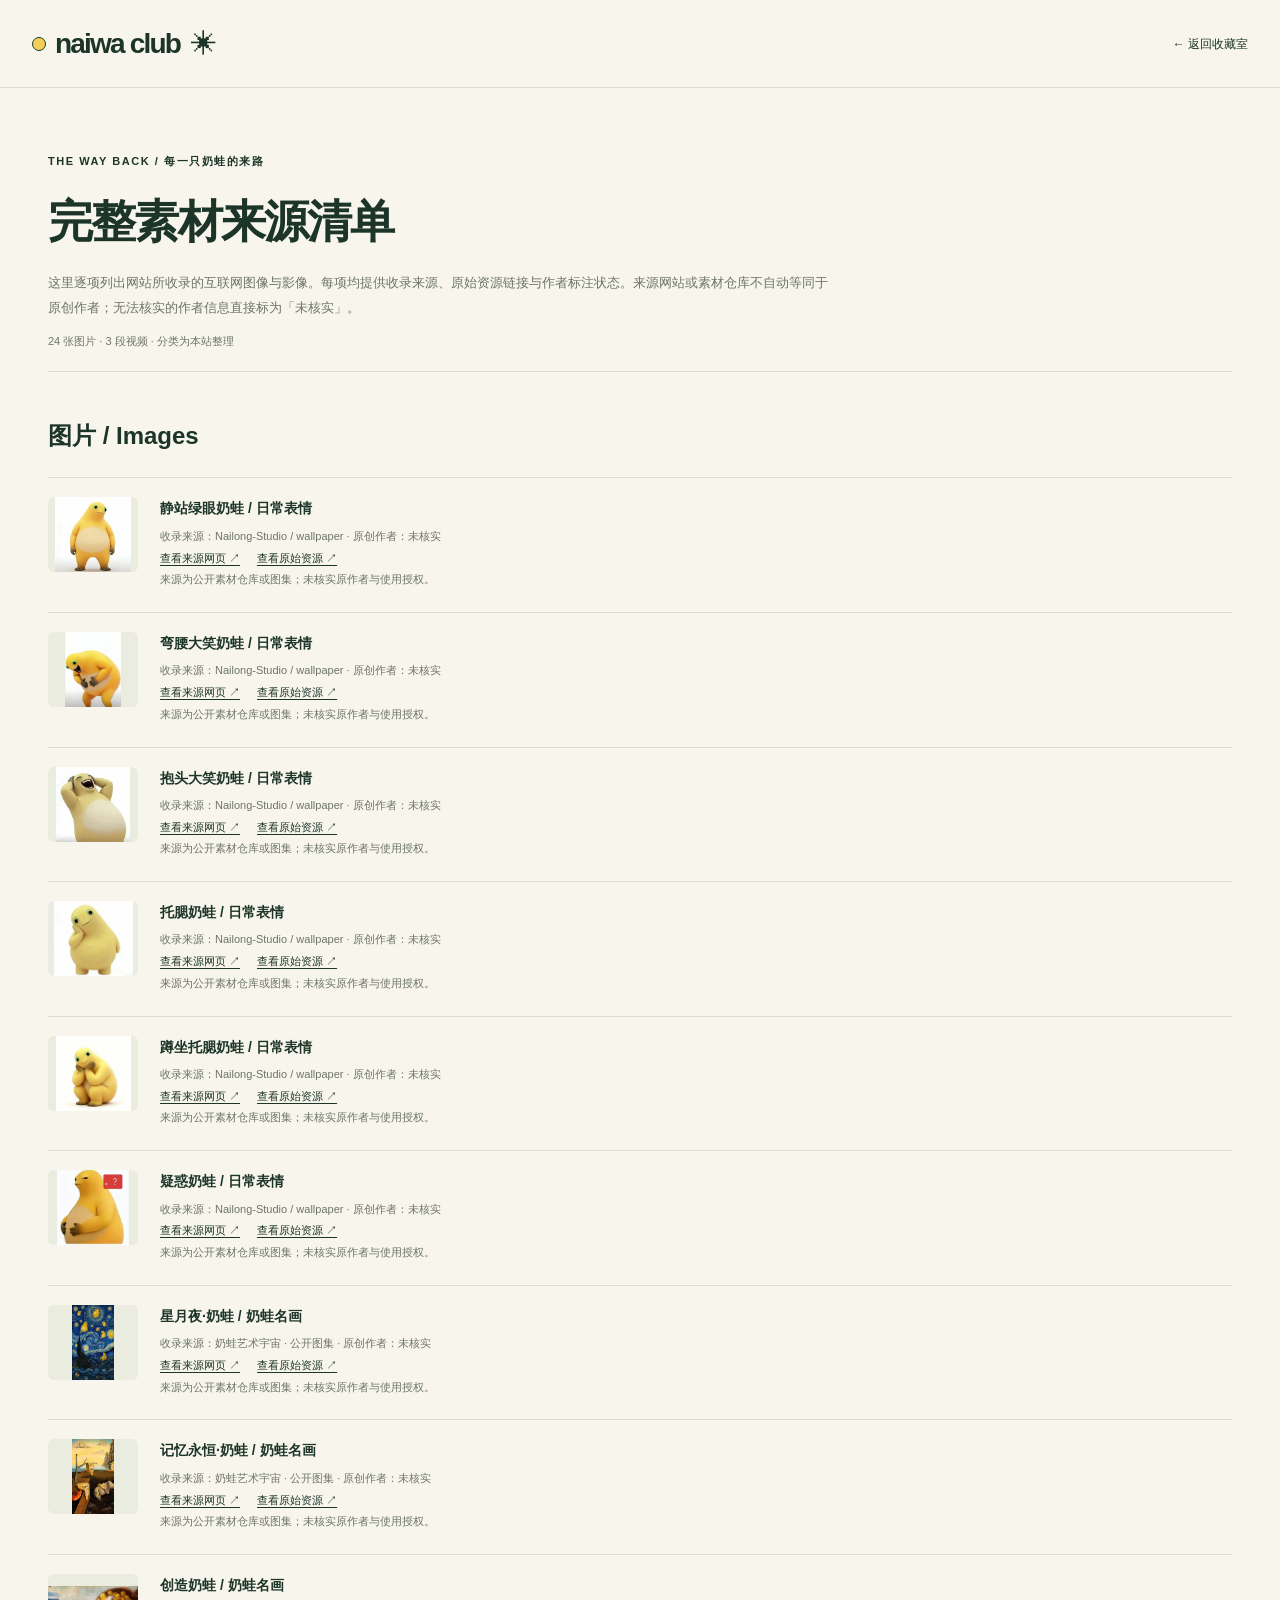
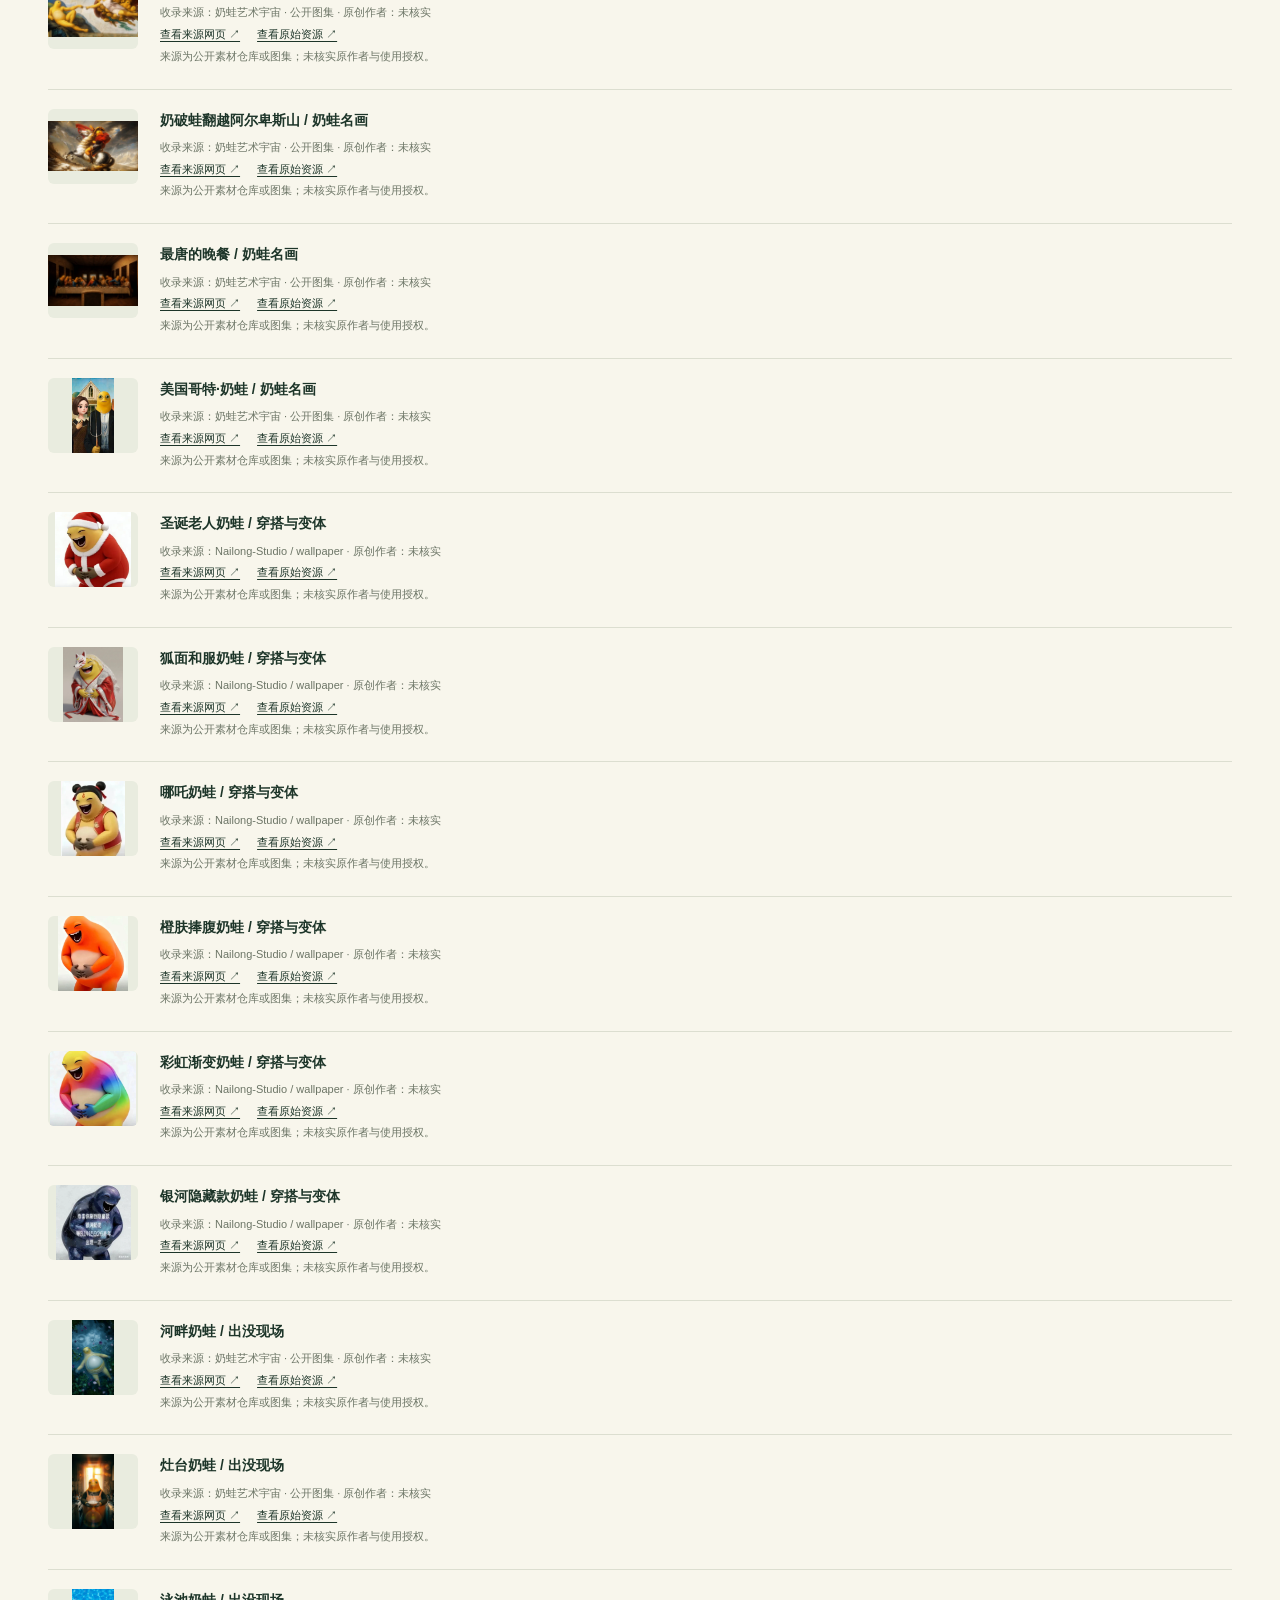
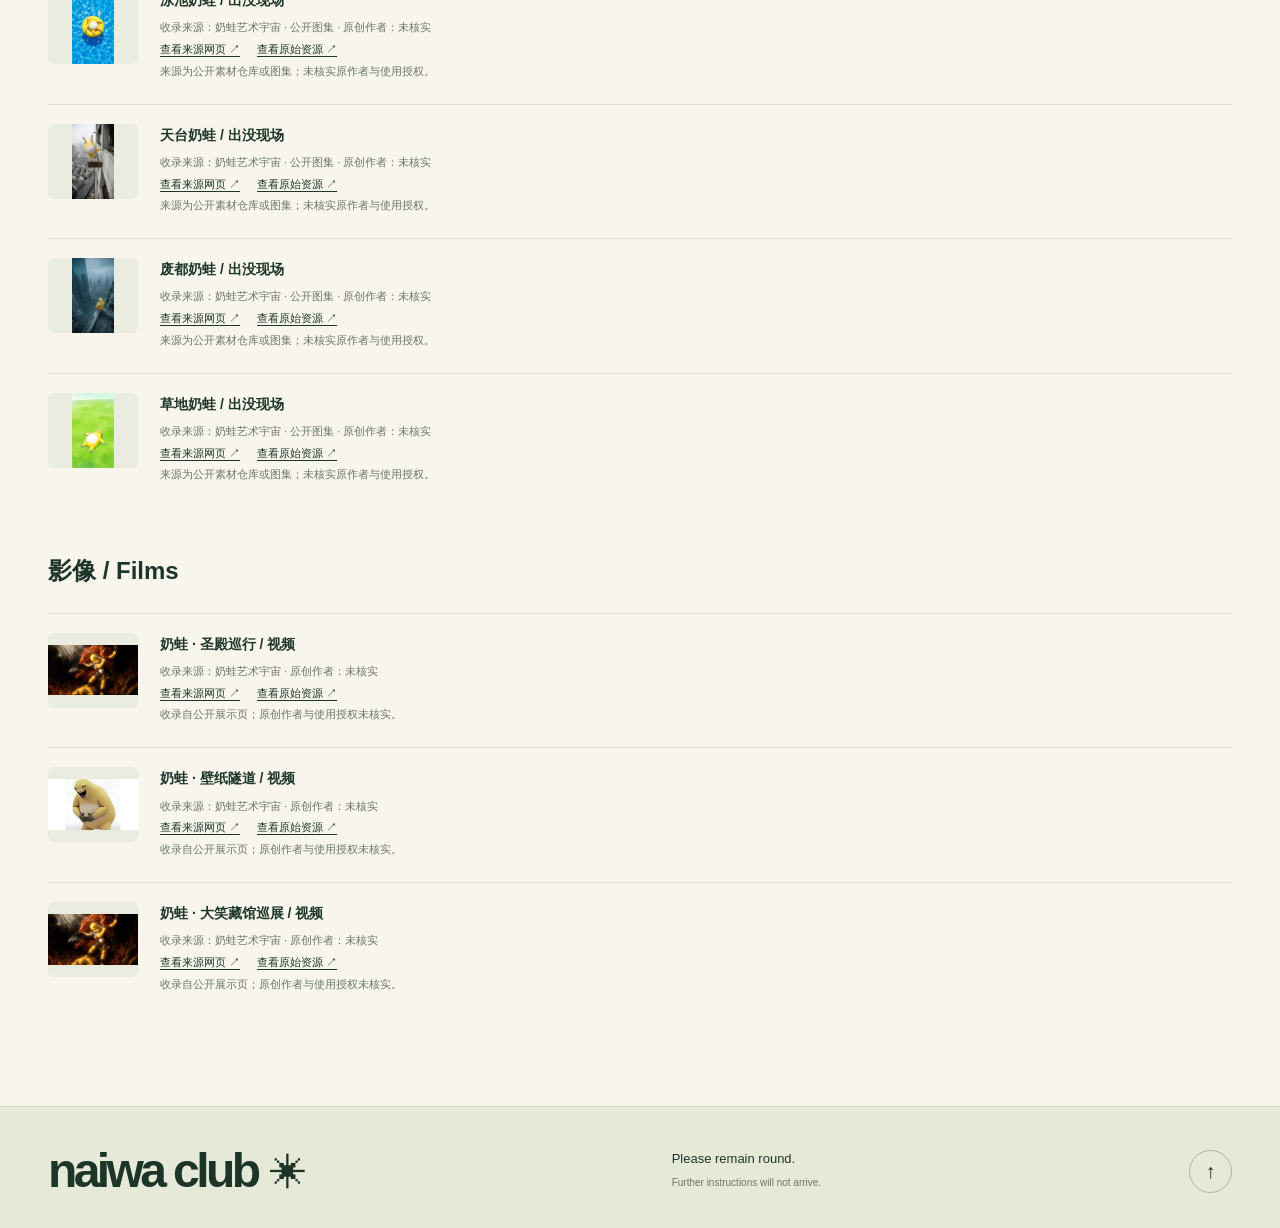
<file: naiwa-club-local/sources.html>
<!doctype html>
<html lang="zh-CN">
<head>
  <meta charset="utf-8">
  <meta name="viewport" content="width=device-width, initial-scale=1">
  <meta name="theme-color" content="#173e2c">
  <title>素材来源 — naiwa club</title>
  <link rel="icon" href="assets/favicon.svg" type="image/svg+xml">
  <link rel="stylesheet" href="styles.css">
  <script defer src="data/catalogue.js"></script>
  <script defer src="app.js"></script>
</head>
<body data-page="sources">
  <header class="site-header"><div class="header-inner"><a class="wordmark" href="index.html"><span class="brand-dot" aria-hidden="true"></span>naiwa club<span class="wordmark-star" aria-hidden="true">✳</span></a><a class="text-button" href="index.html">← 返回收藏室</a></div></header>
  <main class="sources-page wrap"><p class="eyebrow">THE WAY BACK / 每一只奶蛙的来路</p><h1>完整素材来源清单</h1><p class="sources-intro">这里逐项列出网站所收录的互联网图像与影像。每项均提供收录来源、原始资源链接与作者标注状态。来源网站或素材仓库不自动等同于原创作者；无法核实的作者信息直接标为「未核实」。</p><p class="sources-summary" id="source-count"></p><h2>图片 / Images</h2><div id="image-sources"></div><h2>影像 / Films</h2><div id="video-sources"></div></main>
  <footer class="site-footer"><div class="wrap footer-inner"><a href="index.html" class="footer-wordmark">naiwa club<span aria-hidden="true">✳</span></a><p>Please remain round.<br><span>Further instructions will not arrive.</span></p><a href="#" class="back-top" aria-label="回到顶部">↑</a></div></footer>
</body>
</html>
</file>
<file: styles.css>
:root{--green:#173e2c;--green-2:#254f39;--cream:#f8f6ec;--paper:#fffdf5;--yellow:#f5cf55;--yellow-soft:#eee7bf;--ink:#1d3529;--muted:#6c7566;--line:#dcded0;--radius:14px;--sans:Arial,'PingFang SC','Microsoft YaHei',sans-serif;--display:'Arial Black',Arial,'PingFang SC','Microsoft YaHei',sans-serif}
*{box-sizing:border-box}html{scroll-behavior:smooth;scroll-padding-top:110px}body{margin:0;color:var(--ink);background:var(--cream);font-family:var(--sans);font-size:15px;line-height:1.6}button,input{font:inherit}button,a{-webkit-tap-highlight-color:transparent}button{cursor:pointer}a{color:inherit;text-decoration:none}button{color:inherit}img{display:block;max-width:100%}button svg,a svg{flex:none}button:disabled{cursor:default;opacity:.4}button:focus-visible,a:focus-visible,input:focus-visible{outline:3px solid #9a6a00;outline-offset:5px}button[hidden],[hidden]{display:none!important}::selection{background:var(--yellow);color:var(--green)}.wrap{width:min(1260px,calc(100% - 96px));margin-inline:auto}.eyebrow{font-size:11px;line-height:1.5;letter-spacing:.14em;font-weight:700;margin:0 0 23px}.sr-only{position:absolute;width:1px;height:1px;padding:0;margin:-1px;overflow:hidden;clip:rect(0,0,0,0);white-space:nowrap;border:0}.skip-link{position:fixed;top:8px;left:12px;z-index:100;background:var(--green);color:white;padding:12px 24px;transform:translateY(-150%);border-radius:7px}.skip-link:focus{transform:translateY(0)}
.site-header{position:sticky;top:0;z-index:30;background:rgba(248,246,236,.96);border-bottom:1px solid var(--line);backdrop-filter:blur(15px)}.header-inner{width:min(1400px,calc(100% - 64px));height:87px;margin:auto;display:flex;align-items:center;justify-content:space-between;gap:32px}.wordmark{display:flex;align-items:center;gap:9px;font-family:var(--display);font-size:28px;line-height:1;letter-spacing:-1.8px;white-space:nowrap;font-weight:900}.brand-dot{width:14px;height:14px;display:block;border-radius:50%;background:var(--yellow);border:1.5px solid var(--green)}.wordmark-star{margin-left:2px;font-size:26px;font-weight:400}.main-nav{display:flex;gap:35px;align-items:center}.main-nav a{font-size:13px;font-weight:700;position:relative}.main-nav a span{display:block;font-size:9px;line-height:1.4;letter-spacing:.04em;color:var(--muted);font-weight:400}.main-nav a:after{content:'';height:1px;background:var(--green);position:absolute;bottom:-7px;left:0;right:100%;transition:right .2s}.main-nav a:hover:after{right:0}.header-instagram{display:flex;align-items:center;gap:8px;border:1px solid #cbd0be;padding:10px 13px;border-radius:50px;font-size:11px;white-space:nowrap}.header-instagram:hover{background:#eeeeda}.header-instagram svg{width:18px;height:18px}.menu-toggle{display:none}
.hero{display:grid;grid-template-columns:1.1fr 1fr;align-items:center;gap:50px;padding-top:72px;padding-bottom:70px;min-height:690px}.hero-copy{position:relative;z-index:1}.little-dot{display:inline-block;width:6px;height:6px;border-radius:50%;background:var(--green);margin-right:6px;vertical-align:middle}.hero h1{font-family:var(--display);font-size:clamp(62px,6.8vw,100px);font-weight:900;letter-spacing:-.075em;line-height:1.01;color:var(--green);margin:0 0 30px}.hero h1 span{position:relative;white-space:nowrap}.hero h1 span:after{content:'';position:absolute;left:-3px;right:-8px;height:16px;bottom:5px;border-radius:50%;background:var(--yellow);z-index:-1;transform:rotate(-2deg)}.hero-description{font-size:14px;line-height:1.95;margin:0 0 28px}.hero-description>span{color:var(--muted)}.hero-actions{display:flex;align-items:center;gap:27px;margin-bottom:41px}.button{display:inline-flex;align-items:center;justify-content:center;gap:24px;padding:14px 22px;font-size:13px;font-weight:700;border:1px solid transparent;border-radius:60px;line-height:1.5;transition:transform .18s,background .18s}.button-green{background:var(--green);color:var(--cream)}.button-green:hover{background:#285b3e;transform:translateY(-2px)}.button span{font-size:19px;font-weight:400}.text-button{display:inline-flex;align-items:center;justify-content:center;gap:14px;background:none;border:0;padding:4px 0;font-size:12px;line-height:1.5}.text-button:hover{color:#8a660b;text-decoration:underline;text-underline-offset:5px}.text-button span{font-size:19px}.hero-tally{display:flex;align-items:center;gap:25px}.hero-tally>div{display:flex;align-items:center;gap:9px}.hero-tally strong{font-family:var(--display);font-size:25px;font-weight:900;line-height:1}.hero-tally span:not(.tally-divider){font-size:10px;line-height:1.5;color:var(--muted);max-width:65px}.tally-divider{width:1px;height:28px;background:#d2d5c6}.hero-art{position:relative;margin:0;min-width:0;height:510px;display:flex;align-items:center;justify-content:center;flex-direction:column}.hero-orbit{position:absolute;width:410px;height:410px;max-width:100%;border-radius:50%;background:#f2d96c;top:45px;left:50%;transform:translateX(-50%)}.hero-orbit:before{content:'';position:absolute;inset:-18px;border:1px dashed #b9b991;border-radius:50%}.hero-image-wrap{position:relative;z-index:1;width:100%;height:440px;display:flex;align-items:center;justify-content:center;mix-blend-mode:multiply}.hero-image-wrap img{width:100%;height:100%;object-fit:contain;mix-blend-mode:multiply}.hero-art figcaption{position:relative;z-index:2;width:100%;margin-top:8px;padding-top:14px;border-top:1px solid #d1d4c2;display:flex;align-items:center;justify-content:space-between;gap:12px;font-size:9px;letter-spacing:.07em;color:var(--muted)}.hero-art figcaption a{font-size:10px;letter-spacing:0}.hero-art figcaption a:hover{text-decoration:underline}.hero-stamp{position:absolute;right:-8px;top:35px;z-index:3;width:96px;height:96px;border:1px solid var(--green);border-radius:50%;background:var(--cream);display:flex;align-items:center;justify-content:center;flex-direction:column;font-size:14px;font-weight:900;line-height:1.1;letter-spacing:.04em;transform:rotate(13deg)}.hero-stamp span{font-size:21px;margin-top:4px;line-height:1}.ticker{overflow:hidden;background:var(--yellow);border-top:1px solid var(--green);border-bottom:1px solid var(--green)}.ticker>div{display:flex;gap:39px;align-items:center;min-width:max-content;justify-content:center;height:48px;transform:translateX(-25px);font-size:11px;font-weight:700;letter-spacing:.12em}.ticker i{font-style:normal;font-size:20px;font-weight:400}
.collection{padding-top:87px;padding-bottom:92px}.section-heading{display:flex;align-items:flex-end;justify-content:space-between;gap:40px;margin-bottom:42px}.section-heading h2{font-size:clamp(34px,3.7vw,49px);line-height:1.25;letter-spacing:-.045em;margin:0;font-weight:800}.section-heading .eyebrow{margin-bottom:15px}.section-intro{font-size:13px;line-height:1.9;margin:0 0 3px;max-width:360px}.section-intro>span{color:var(--muted);font-size:11px}.collection-tools{display:flex;justify-content:space-between;gap:20px;align-items:center;padding-bottom:20px;border-bottom:1px solid var(--line)}.category-filters{display:flex;flex-wrap:wrap;gap:7px}.filter-button{border:1px solid #d8dcce;border-radius:40px;padding:9px 14px;font-size:12px;background:transparent;white-space:nowrap;transition:background .18s,color .18s}.filter-button span{margin-left:7px;font-size:9px;opacity:.65}.filter-button:hover{background:#ececdb}.filter-button.active{background:var(--green);color:var(--cream);border-color:var(--green)}.search-box{height:40px;border:1px solid #d1d7c7;border-radius:40px;display:flex;align-items:center;gap:8px;padding:8px 12px;flex:0 1 236px;background:#fffdf6}.search-box svg{width:17px;height:17px;flex:none;color:#6b7a6a}.search-box input{font-size:11px;background:none;border:0;width:100%;min-width:0;color:var(--ink);outline:none}.search-box:focus-within{outline:2px solid var(--green);outline-offset:2px}.search-box input:focus-visible{outline:none}.search-box input::placeholder{color:#929886}.search-box kbd{font-family:inherit;font-size:10px;color:#a1a792;border:1px solid #e0e3d8;padding:0 4px;line-height:16px}.results-line{display:flex;justify-content:space-between;align-items:center;min-height:42px;font-size:10px;color:var(--muted);margin-bottom:25px}.results-line .text-button{font-size:10px;color:var(--green)}.gallery-section{margin-bottom:53px}.gallery-section:last-child{margin-bottom:0}.gallery-section-heading{display:flex;align-items:flex-end;justify-content:space-between;gap:20px;margin-bottom:21px}.gallery-heading-title{display:flex;align-items:baseline;gap:13px}.section-index{font-size:10px;color:var(--muted);letter-spacing:.1em}.gallery-section h3{font-size:24px;line-height:1.2;margin:0;font-weight:700;letter-spacing:-.02em}.gallery-subtitle{font-size:11px;color:var(--muted);margin:7px 0 0 32px}.section-total{font-size:10px;color:var(--muted);white-space:nowrap;letter-spacing:.05em}.gallery-grid{display:grid;grid-template-columns:repeat(3,minmax(0,1fr));gap:28px 22px}.image-card{min-width:0;position:relative}.image-open{display:block;border:0;background:#efefe3;width:100%;padding:0;border-radius:10px;overflow:hidden;aspect-ratio:4/3;position:relative}.image-open img{height:100%;width:100%;object-fit:contain;transition:transform .4s;transform:scale(1)}.image-open:hover img{transform:scale(1.035)}.image-open:after{content:'↗';position:absolute;right:12px;bottom:12px;background:var(--cream);color:var(--green);width:33px;height:33px;border-radius:50%;display:flex;align-items:center;justify-content:center;font-size:18px;opacity:0;transform:translateY(5px);transition:.2s}.image-open:hover:after,.image-open:focus-visible:after{opacity:1;transform:translateY(0)}.card-description{padding:13px 2px 0}.card-title-line{display:flex;align-items:center;justify-content:space-between;gap:10px}.card-title{font-size:13px;font-weight:700;margin:0;line-height:1.5}.card-number{font-size:9px;color:#98a08b;font-variant-numeric:tabular-nums;letter-spacing:.06em}.source-link{display:inline-flex;align-items:center;gap:5px;font-size:9px;color:var(--muted);line-height:1.5;margin-top:5px;max-width:100%}.source-link .source-label{white-space:nowrap}.source-link .source-name{overflow:hidden;text-overflow:ellipsis;white-space:nowrap}.source-link:hover{color:var(--green);text-decoration:underline;text-underline-offset:3px}.empty-state{text-align:center;border:1px dashed #c5ccb9;padding:60px 20px;border-radius:var(--radius);margin-top:20px}.empty-state>span{font-size:36px;font-family:monospace;color:var(--green)}.empty-state h3{font-size:21px;margin:16px 0 6px}.empty-state p{font-size:13px;color:var(--muted);margin:0 0 24px}.noscript-note{padding:24px;border:1px solid var(--line)}
.cinema{background:var(--green);color:var(--cream);padding:78px 0 66px}.cinema-heading{margin-bottom:37px}.cinema .eyebrow{color:#c3d1ba}.cinema .section-intro>span{color:#b1c2a8}.screen-dot{width:6px;height:6px;display:inline-block;border-radius:50%;background:var(--yellow);margin-right:6px;vertical-align:middle}.video-grid{display:grid;grid-template-columns:repeat(3,minmax(0,1fr));gap:24px}.video-card{min-width:0}.video-open{padding:0;border:0;width:100%;aspect-ratio:16/10;border-radius:9px;background:#0e2a1d;overflow:hidden;position:relative;display:block}.video-open img{height:100%;width:100%;object-fit:cover;opacity:.87;transition:transform .4s,opacity .3s}.video-open:hover img{transform:scale(1.03);opacity:1}.play-icon{position:absolute;top:50%;left:50%;transform:translate(-50%,-50%);width:55px;height:55px;border-radius:50%;background:var(--yellow);color:var(--green);display:flex;align-items:center;justify-content:center;padding-left:3px;box-shadow:0 2px 14px #0003;font-size:18px}.video-tag{position:absolute;left:13px;top:13px;background:#f8f6ecee;color:var(--green);padding:3px 9px;border-radius:20px;font-size:9px;font-weight:700;letter-spacing:.04em}.video-duration{position:absolute;right:12px;bottom:11px;background:#102d20c9;color:white;padding:2px 6px;border-radius:3px;font-size:10px}.video-title{font-size:16px;margin:17px 0 6px;font-weight:700;line-height:1.5}.video-description{font-size:11px;color:#b9c9ad;line-height:1.8;margin:0 0 7px}.cinema .source-link{color:#becab4;font-size:10px}.cinema .source-link:hover{color:var(--yellow)}.cinema-footnote{font-size:10px;color:#b2c2a8;margin:31px 0 0;padding-top:19px;border-top:1px solid #ffffff29;letter-spacing:.02em}.cinema-footnote>span{margin-right:8px}
.about{display:grid;grid-template-columns:1fr 1fr;gap:120px;padding-top:89px;padding-bottom:93px}.about h2{font-size:40px;line-height:1.3;letter-spacing:-.04em;margin:0 0 22px}.about-note>p:not(.eyebrow){font-size:13px;color:#64705f;max-width:390px;line-height:1.9}.about-note .eyebrow{margin-bottom:16px}.about-note .about-absurd{font-size:15px!important;color:var(--green)!important;margin:23px 0 18px}.about-social{font-size:11px;justify-content:flex-start}.source-note{padding:31px 34px 28px;background:#edeedf;border:1px solid #d6dcc7;border-radius:4px;align-self:center;position:relative}.source-note:before{content:'';height:18px;width:96px;position:absolute;top:-10px;left:50%;transform:translateX(-50%) rotate(-4deg);background:#ead582b8}.note-index{font-size:9px;font-weight:700;letter-spacing:.12em;color:var(--muted)}.source-note h3{font-size:26px;line-height:1.4;letter-spacing:-.03em;margin:15px 0 18px}.source-note>p{font-size:11px;line-height:1.9;color:#65705d;margin:12px 0}.source-links{margin-top:20px;padding-top:12px;border-top:1px solid #d0d5c2;display:flex;flex-direction:column}.source-links a{font-size:11px;padding:7px 0;display:flex;justify-content:space-between;gap:15px}.source-links a:hover{text-decoration:underline;text-underline-offset:4px}.source-manifest{display:flex;justify-content:space-between;gap:15px;border-top:1px solid #d0d5c2;padding-top:14px;margin-top:7px;font-size:11px;font-weight:700}.source-manifest:hover{text-decoration:underline}.site-footer{background:#e6e9d7;border-top:1px solid #cdd4bc;padding-top:35px}.footer-inner{display:flex;align-items:center;justify-content:space-between;gap:30px;padding-bottom:28px}.footer-wordmark{font-family:var(--display);font-size:48px;letter-spacing:-.075em;font-weight:900;line-height:1.2}.footer-wordmark span{font-size:37px;margin-left:13px;font-weight:400;vertical-align:middle}.footer-inner>p{font-size:13px;line-height:1.75;margin:0}.footer-inner>p span{font-size:10px;color:var(--muted)}.back-top{border:1px solid #aab79a;border-radius:50%;width:43px;height:43px;display:flex;align-items:center;justify-content:center;font-size:20px}.back-top:hover{background:var(--green);color:var(--cream)}.footer-bottom{border-top:1px solid #cbd2bc;display:flex;justify-content:space-between;gap:20px;padding-top:15px;padding-bottom:17px;font-size:9px;color:var(--muted);letter-spacing:.06em}
.media-viewer{padding:0;border:0;border-radius:14px;background:var(--cream);width:min(1120px,calc(100% - 48px));max-height:calc(100% - 48px);color:var(--green);overflow:auto;box-shadow:0 30px 100px #0006}.media-viewer::backdrop{background:#10291fde;backdrop-filter:blur(7px)}.viewer-shell{display:grid;grid-template-columns:minmax(0,1.7fr) minmax(270px,1fr);min-height:530px}.viewer-close{position:absolute;top:13px;right:13px;z-index:2;border:1px solid #d0d7c6;background:var(--cream);width:34px;height:34px;border-radius:50%;font-size:25px;line-height:1;display:flex;align-items:center;justify-content:center}.viewer-close:hover{background:var(--yellow)}.viewer-media{display:flex;align-items:center;justify-content:center;min-width:0;background:#e9ecdf;min-height:390px;padding:25px}.viewer-media img{max-height:calc(100vh - 130px);width:100%;height:auto;object-fit:contain}.viewer-media video{max-height:calc(100vh - 140px);width:100%;max-width:100%;background:#10291f}.viewer-details{padding:56px 28px 27px;min-width:0;display:flex;flex-direction:column;align-items:flex-start}.viewer-details .eyebrow{font-size:9px;color:var(--muted);margin-bottom:12px}.viewer-details h2{font-size:24px;margin:0 0 14px;line-height:1.4;letter-spacing:-.03em}.viewer-details>p:not(.viewer-note){font-size:12px;line-height:1.8;color:var(--muted);margin:0 0 16px}.viewer-details dl{margin:4px 0 0;width:100%}.viewer-details dl>div{padding:12px 0;border-top:1px solid var(--line)}.viewer-details dt{font-size:9px;color:var(--muted);margin-bottom:5px}.viewer-details dd{font-size:11px;line-height:1.7;margin:0;word-break:break-word}.viewer-details dd a{text-decoration:underline;text-underline-offset:3px}.viewer-note{font-size:10px;color:var(--muted);line-height:1.8;margin:16px 0 22px}.viewer-details>.button{font-size:11px;padding:11px 17px;gap:16px;margin-top:auto}.viewer-pagination{display:flex;align-items:center;justify-content:space-between;width:100%;margin-top:25px;padding-top:19px;border-top:1px solid var(--line)}.viewer-pagination button{background:none;border:1px solid #cad2bd;border-radius:50%;width:33px;height:33px;font-size:18px}.viewer-pagination button:hover{background:var(--yellow)}.viewer-pagination span{font-size:10px;color:var(--muted);font-variant-numeric:tabular-nums}.modal-open{overflow:hidden}.media-fallback{padding:30px;text-align:center;color:var(--green);font-size:12px;line-height:1.8}.media-fallback a{text-decoration:underline}.sources-page{padding:65px 0 90px}.sources-page h1{font-size:45px;line-height:1.3;letter-spacing:-.04em;margin:0 0 20px}.sources-intro{max-width:780px;font-size:13px;color:var(--muted);line-height:1.9}.sources-page h2{font-size:24px;margin:45px 0 22px}.source-entry{display:grid;grid-template-columns:90px 1fr;gap:22px;border-top:1px solid var(--line);padding:19px 0}.source-entry>img{width:90px;height:75px;object-fit:contain;background:#e9ecdf;border-radius:6px}.source-entry h3{font-size:14px;margin:0 0 7px}.source-entry p{font-size:11px;margin:3px 0;color:var(--muted);line-height:1.8}.source-entry a{font-size:11px;text-decoration:underline;word-break:break-all;text-underline-offset:3px}.source-entry .source-entry-links{display:flex;gap:17px;flex-wrap:wrap}.sources-summary{font-size:11px;color:var(--muted);border-bottom:1px solid var(--line);padding-bottom:20px}
@media(min-width:1500px){.hero{gap:90px}.hero h1{font-size:106px}.hero-art{height:550px}.hero-image-wrap{height:480px}.hero-orbit{width:450px;height:450px}}
@media(max-width:1100px){.wrap{width:calc(100% - 64px)}.header-inner{gap:20px}.main-nav{gap:23px}.header-instagram{padding:9px 11px}.header-instagram>span:nth-child(2){display:none}.hero{gap:26px;padding-top:58px;padding-bottom:52px;min-height:640px}.hero h1{font-size:72px}.hero-art{height:465px}.hero-image-wrap{height:410px}.hero-orbit{width:350px;height:350px;top:65px}.hero-stamp{width:77px;height:77px;font-size:12px;right:-5px;top:39px}.hero-stamp span{font-size:17px}.hero-actions{gap:18px;flex-wrap:wrap}.hero-tally{gap:16px}.hero-tally>div{gap:7px}.hero-tally strong{font-size:23px}.collection-tools{flex-wrap:wrap}.search-box{flex-basis:230px}.about{gap:65px}.section-heading{gap:28px}.video-grid{gap:18px}.gallery-grid{gap:25px 18px}.source-note{padding:27px}.hero-art figcaption{letter-spacing:0}.hero-art .art-label{font-size:8px}}
@media(max-width:800px){html{scroll-padding-top:91px}.wrap{width:calc(100% - 44px)}.header-inner{width:calc(100% - 44px);height:72px}.wordmark{font-size:25px}.main-nav{gap:20px}.main-nav a{font-size:12px}.hero{grid-template-columns:1fr .88fr;gap:15px;min-height:570px;padding-top:45px;padding-bottom:45px}.hero .eyebrow{font-size:8px;letter-spacing:.08em;margin-bottom:21px}.hero h1{font-size:60px;margin-bottom:24px}.hero-description{font-size:12px}.hero-actions{gap:16px;margin-bottom:28px}.hero-actions .button{padding:11px 15px;font-size:11px;gap:18px}.hero-actions .text-button{font-size:10px}.hero-tally{gap:12px}.hero-tally span:not(.tally-divider){font-size:8px;max-width:48px}.hero-tally strong{font-size:20px}.hero-tally>div{gap:5px}.hero-art{height:360px}.hero-image-wrap{height:310px}.hero-orbit{width:260px;height:260px;top:45px}.hero-orbit:before{inset:-9px}.hero-art figcaption{flex-direction:column;align-items:flex-start;gap:2px;margin-top:5px;padding-top:9px}.hero-stamp{width:62px;height:62px;font-size:10px;top:19px}.hero-stamp span{font-size:13px}.hero h1 span:after{height:10px;bottom:3px}.collection{padding-top:62px;padding-bottom:65px}.section-heading h2{font-size:36px}.section-intro{font-size:11px}.section-intro>span{font-size:10px}.eyebrow{font-size:9px}.collection-tools{gap:15px}.search-box{flex-basis:100%}.category-filters{gap:6px}.filter-button{font-size:11px;padding:8px 12px}.gallery-grid{grid-template-columns:repeat(2,minmax(0,1fr));gap:23px 17px}.gallery-section{margin-bottom:43px}.gallery-section h3{font-size:22px}.gallery-subtitle{font-size:10px}.cinema{padding:60px 0 48px}.video-grid{gap:16px}.video-title{font-size:13px;margin-top:13px}.video-description{font-size:10px}.play-icon{width:42px;height:42px;font-size:15px}.video-tag{font-size:8px;left:8px;top:8px}.about{gap:35px;padding-top:65px;padding-bottom:66px}.about h2{font-size:32px}.about-note>p:not(.eyebrow){font-size:12px}.source-note{padding:23px}.source-note h3{font-size:23px}.source-note>p{font-size:10px}.about-social{font-size:10px}.footer-wordmark{font-size:38px}.viewer-shell{grid-template-columns:minmax(0,1.2fr) minmax(260px,1fr);min-height:450px}.viewer-details{padding:52px 22px 25px}.viewer-details h2{font-size:22px}.viewer-media{padding:16px}.viewer-details>.button{font-size:10px}}
@media(max-width:600px){html{scroll-padding-top:88px}.wrap{width:calc(100% - 40px)}.header-inner{width:calc(100% - 36px);height:69px;gap:15px}.wordmark{font-size:26px}.brand-dot{width:11px;height:11px}.wordmark-star{font-size:21px}.header-instagram{margin-left:auto;border:0;padding:5px;gap:0}.header-instagram svg{width:22px;height:22px}.header-instagram>span{display:none!important}.menu-toggle{display:flex;order:3;flex-direction:column;gap:5px;background:none;border:1px solid #cbd3bf;border-radius:50%;width:35px;height:35px;align-items:center;justify-content:center;padding:0}.menu-toggle span{height:1px;width:13px;background:var(--green)}.main-nav{display:none;position:absolute;left:0;right:0;top:68px;background:var(--cream);padding:24px 25px;border-bottom:1px solid var(--line);box-shadow:0 9px 16px #173e2c08;gap:29px}.main-nav.open{display:flex}.main-nav a{font-size:12px}.hero{grid-template-columns:1fr;gap:22px;padding-top:39px;padding-bottom:33px;min-height:auto}.hero .eyebrow{font-size:9px;letter-spacing:.1em;margin-bottom:19px}.hero h1{font-size:clamp(58px,12.7vw,78px);line-height:1.02;letter-spacing:-.075em;margin-bottom:23px}.hero-description{font-size:12px;line-height:1.9;margin-bottom:21px}.hero-actions{gap:24px;margin-bottom:26px;flex-wrap:nowrap}.hero-actions .button{font-size:11px;padding:12px 17px}.hero-actions .text-button{font-size:11px;gap:10px}.hero-tally{gap:21px}.hero-tally strong{font-size:23px}.hero-tally>div{gap:8px}.hero-tally span:not(.tally-divider){font-size:9px;max-width:54px}.hero-art{height:360px;margin:0 12px}.hero-image-wrap{height:310px}.hero-orbit{width:282px;height:282px;top:24px}.hero-stamp{width:70px;height:70px;right:-3px;top:6px;font-size:11px}.hero-stamp span{font-size:16px}.hero-art figcaption{flex-direction:row;align-items:center;gap:10px;font-size:8px;margin-top:0;padding-top:12px}.hero-art figcaption a{font-size:9px}.ticker>div{height:40px;font-size:9px;gap:24px;letter-spacing:.09em}.ticker i{font-size:16px}.collection{padding-top:43px;padding-bottom:48px}.section-heading{display:block;margin-bottom:27px}.section-heading h2{font-size:33px;line-height:1.32}.section-heading .eyebrow{margin-bottom:12px;font-size:8px;letter-spacing:.13em}.section-intro{font-size:12px;line-height:1.85;margin-top:20px}.section-intro>span{font-size:10px}.collection-tools{padding-bottom:15px;gap:13px}.category-filters{gap:6px;flex-wrap:nowrap;overflow-x:auto;width:calc(100% + 20px);margin-right:-20px;padding-right:20px;scrollbar-width:none;padding-bottom:3px}.category-filters::-webkit-scrollbar{display:none}.filter-button{padding:8px 11px;font-size:10px;flex:none}.filter-button span{font-size:9px;margin-left:5px}.search-box{height:39px;flex-basis:100%}.results-line{min-height:39px;font-size:9px;margin-bottom:21px}.gallery-section-heading{margin-bottom:16px;gap:10px}.gallery-heading-title{gap:9px}.section-index{font-size:8px}.gallery-section h3{font-size:22px}.gallery-subtitle{font-size:9px;line-height:1.7;margin-left:26px;max-width:240px}.section-total{font-size:8px}.gallery-grid{gap:20px 12px}.image-open{border-radius:7px;aspect-ratio:1}.card-description{padding-top:10px}.card-title{font-size:11px}.card-number{font-size:8px}.source-link{font-size:8px;margin-top:4px;gap:3px}.card-title-line{gap:5px;align-items:flex-start}.card-number{padding-top:2px}.source-link .source-name{max-width:104px}.image-open:after{right:7px;bottom:7px;width:25px;height:25px;font-size:14px;opacity:.9;transform:none}.gallery-section{margin-bottom:36px}.cinema{padding:44px 0 37px}.cinema-heading{margin-bottom:26px}.video-grid{grid-template-columns:1fr;gap:28px}.video-open{aspect-ratio:16/9}.video-tag{font-size:9px;left:13px;top:13px}.play-icon{width:53px;height:53px;font-size:17px}.video-title{font-size:16px;margin:13px 0 6px}.video-description{font-size:11px}.cinema .source-link{font-size:10px}.cinema-footnote{font-size:9px;line-height:1.9;margin-top:28px;padding-top:16px}.about{grid-template-columns:1fr;gap:37px;padding-top:43px;padding-bottom:47px}.about h2{font-size:33px;line-height:1.3}.about-note>p:not(.eyebrow){font-size:12px;max-width:none}.about-note .about-absurd{font-size:14px!important;margin:22px 0 15px}.about-social{font-size:11px}.source-note{padding:29px 25px 24px}.source-note h3{font-size:25px}.source-note>p{font-size:11px}.source-links a,.source-manifest{font-size:11px}.site-footer{padding-top:30px}.footer-inner{gap:20px;flex-wrap:wrap;padding-bottom:25px}.footer-wordmark{font-size:43px;flex-basis:calc(100% - 70px);order:0}.footer-wordmark span{font-size:30px;margin-left:9px}.footer-inner>p{font-size:12px;flex-basis:100%;order:2;margin-top:0}.footer-inner>p span{font-size:10px}.back-top{order:1;width:38px;height:38px}.footer-bottom{font-size:7px;letter-spacing:.05em;gap:12px;padding-top:13px;padding-bottom:14px}.media-viewer{width:calc(100% - 24px);max-height:calc(100% - 28px);border-radius:10px}.viewer-shell{display:block;min-height:auto}.viewer-close{width:33px;height:33px;top:10px;right:10px}.viewer-media{min-height:220px;padding:15px}.viewer-media img{max-height:49vh;object-fit:contain}.viewer-media video{max-height:45vh}.viewer-details{padding:24px 23px 22px}.viewer-details h2{font-size:23px;margin-bottom:11px}.viewer-details .eyebrow{font-size:9px;margin-bottom:9px}.viewer-details dl{display:grid;grid-template-columns:1.2fr 1fr;gap:15px}.viewer-details dd{font-size:10px}.viewer-details dt{font-size:8px}.viewer-note{font-size:9px;margin:13px 0 17px}.viewer-details>.button{font-size:10px;padding:9px 15px;gap:16px;margin-top:0}.viewer-pagination{margin-top:18px;padding-top:15px}.viewer-pagination button{width:31px;height:31px}.viewer-details>p:not(.viewer-note){font-size:11px}.sources-page{padding:37px 0 50px}.sources-page h1{font-size:33px}.sources-intro{font-size:12px}.sources-page h2{font-size:22px}.source-entry{grid-template-columns:65px 1fr;gap:13px;padding:17px 0}.source-entry>img{width:65px;height:65px}.source-entry h3{font-size:12px}.source-entry p,.source-entry a{font-size:10px}.source-entry .source-entry-links{gap:13px}}
.language-switch{display:inline-flex;align-items:center;gap:2px;border:1px solid #cbd3bf;border-radius:30px;padding:3px;flex-shrink:0}.language-button{border:0;background:transparent;border-radius:24px;padding:6px 9px;font-size:10px;line-height:1.3;min-width:31px;color:var(--green);white-space:nowrap}.language-button.active{background:var(--green);color:var(--cream)}.language-button:not(.active):hover{background:#e6e9d7}.header-inner{gap:22px}.main-nav{gap:25px}.source-back{white-space:nowrap}.language-switch+.header-instagram{font-size:10px}
@media(max-width:1100px){.header-inner{gap:16px}.main-nav{gap:18px}.main-nav a{font-size:12px}}
@media(max-width:800px) and (min-width:601px){.header-inner{gap:13px}.wordmark{font-size:23px}.main-nav{gap:16px}.main-nav a{font-size:11px}.main-nav a span{font-size:8px}.language-button{padding:6px 7px}.header-instagram{padding:7px}.hero-actions{flex-wrap:wrap}}
@media(max-width:600px){.header-inner{gap:11px}.wordmark{font-size:23px;gap:6px;letter-spacing:-1.5px}.wordmark-star{display:none}.language-switch{margin-left:auto;order:1;padding:3px}.language-button{padding:6px 7px;min-width:29px;font-size:10px}.header-instagram{display:none}.menu-toggle{order:3}.hero-actions{flex-wrap:wrap;gap:13px 22px}.source-back{order:3;min-width:34px;font-size:18px}.source-back span{display:none}.main-nav{gap:25px}.main-nav a{font-size:12px}.main-nav a span{font-size:8px}html[lang="en"] .hero-tally span:not(.tally-divider){font-size:8px}}
@media(prefers-reduced-motion:reduce){html{scroll-behavior:auto}*,*:before,*:after{animation-duration:.01ms!important;transition-duration:.01ms!important}}
</file>
<file: naiwa-club-local/styles.css>
:root{--green:#173e2c;--green-2:#254f39;--cream:#f8f6ec;--paper:#fffdf5;--yellow:#f5cf55;--yellow-soft:#eee7bf;--ink:#1d3529;--muted:#6c7566;--line:#dcded0;--radius:14px;--sans:Arial,'PingFang SC','Microsoft YaHei',sans-serif;--display:'Arial Black',Arial,'PingFang SC','Microsoft YaHei',sans-serif}
*{box-sizing:border-box}html{scroll-behavior:smooth;scroll-padding-top:110px}body{margin:0;color:var(--ink);background:var(--cream);font-family:var(--sans);font-size:15px;line-height:1.6}button,input{font:inherit}button,a{-webkit-tap-highlight-color:transparent}button{cursor:pointer}a{color:inherit;text-decoration:none}button{color:inherit}img{display:block;max-width:100%}button svg,a svg{flex:none}button:disabled{cursor:default;opacity:.4}button:focus-visible,a:focus-visible,input:focus-visible{outline:3px solid #9a6a00;outline-offset:5px}button[hidden],[hidden]{display:none!important}::selection{background:var(--yellow);color:var(--green)}.wrap{width:min(1260px,calc(100% - 96px));margin-inline:auto}.eyebrow{font-size:11px;line-height:1.5;letter-spacing:.14em;font-weight:700;margin:0 0 23px}.sr-only{position:absolute;width:1px;height:1px;padding:0;margin:-1px;overflow:hidden;clip:rect(0,0,0,0);white-space:nowrap;border:0}.skip-link{position:fixed;top:8px;left:12px;z-index:100;background:var(--green);color:white;padding:12px 24px;transform:translateY(-150%);border-radius:7px}.skip-link:focus{transform:translateY(0)}
.site-header{position:sticky;top:0;z-index:30;background:rgba(248,246,236,.96);border-bottom:1px solid var(--line);backdrop-filter:blur(15px)}.header-inner{width:min(1400px,calc(100% - 64px));height:87px;margin:auto;display:flex;align-items:center;justify-content:space-between;gap:32px}.wordmark{display:flex;align-items:center;gap:9px;font-family:var(--display);font-size:28px;line-height:1;letter-spacing:-1.8px;white-space:nowrap;font-weight:900}.brand-dot{width:14px;height:14px;display:block;border-radius:50%;background:var(--yellow);border:1.5px solid var(--green)}.wordmark-star{margin-left:2px;font-size:26px;font-weight:400}.main-nav{display:flex;gap:35px;align-items:center}.main-nav a{font-size:13px;font-weight:700;position:relative}.main-nav a span{display:block;font-size:9px;line-height:1.4;letter-spacing:.04em;color:var(--muted);font-weight:400}.main-nav a:after{content:'';height:1px;background:var(--green);position:absolute;bottom:-7px;left:0;right:100%;transition:right .2s}.main-nav a:hover:after{right:0}.header-instagram{display:flex;align-items:center;gap:8px;border:1px solid #cbd0be;padding:10px 13px;border-radius:50px;font-size:11px;white-space:nowrap}.header-instagram:hover{background:#eeeeda}.header-instagram svg{width:18px;height:18px}.menu-toggle{display:none}
.hero{display:grid;grid-template-columns:1.1fr 1fr;align-items:center;gap:50px;padding-top:72px;padding-bottom:70px;min-height:690px}.hero-copy{position:relative;z-index:1}.little-dot{display:inline-block;width:6px;height:6px;border-radius:50%;background:var(--green);margin-right:6px;vertical-align:middle}.hero h1{font-family:var(--display);font-size:clamp(62px,6.8vw,100px);font-weight:900;letter-spacing:-.075em;line-height:1.01;color:var(--green);margin:0 0 30px}.hero h1 span{position:relative;white-space:nowrap}.hero h1 span:after{content:'';position:absolute;left:-3px;right:-8px;height:16px;bottom:5px;border-radius:50%;background:var(--yellow);z-index:-1;transform:rotate(-2deg)}.hero-description{font-size:14px;line-height:1.95;margin:0 0 28px}.hero-description>span{color:var(--muted)}.hero-actions{display:flex;align-items:center;gap:27px;margin-bottom:41px}.button{display:inline-flex;align-items:center;justify-content:center;gap:24px;padding:14px 22px;font-size:13px;font-weight:700;border:1px solid transparent;border-radius:60px;line-height:1.5;transition:transform .18s,background .18s}.button-green{background:var(--green);color:var(--cream)}.button-green:hover{background:#285b3e;transform:translateY(-2px)}.button span{font-size:19px;font-weight:400}.text-button{display:inline-flex;align-items:center;justify-content:center;gap:14px;background:none;border:0;padding:4px 0;font-size:12px;line-height:1.5}.text-button:hover{color:#8a660b;text-decoration:underline;text-underline-offset:5px}.text-button span{font-size:19px}.hero-tally{display:flex;align-items:center;gap:25px}.hero-tally>div{display:flex;align-items:center;gap:9px}.hero-tally strong{font-family:var(--display);font-size:25px;font-weight:900;line-height:1}.hero-tally span:not(.tally-divider){font-size:10px;line-height:1.5;color:var(--muted);max-width:65px}.tally-divider{width:1px;height:28px;background:#d2d5c6}.hero-art{position:relative;margin:0;min-width:0;height:510px;display:flex;align-items:center;justify-content:center;flex-direction:column}.hero-orbit{position:absolute;width:410px;height:410px;max-width:100%;border-radius:50%;background:#f2d96c;top:45px;left:50%;transform:translateX(-50%)}.hero-orbit:before{content:'';position:absolute;inset:-18px;border:1px dashed #b9b991;border-radius:50%}.hero-image-wrap{position:relative;z-index:1;width:100%;height:440px;display:flex;align-items:center;justify-content:center;mix-blend-mode:multiply}.hero-image-wrap img{width:100%;height:100%;object-fit:contain;mix-blend-mode:multiply}.hero-art figcaption{position:relative;z-index:2;width:100%;margin-top:8px;padding-top:14px;border-top:1px solid #d1d4c2;display:flex;align-items:center;justify-content:space-between;gap:12px;font-size:9px;letter-spacing:.07em;color:var(--muted)}.hero-art figcaption a{font-size:10px;letter-spacing:0}.hero-art figcaption a:hover{text-decoration:underline}.hero-stamp{position:absolute;right:-8px;top:35px;z-index:3;width:96px;height:96px;border:1px solid var(--green);border-radius:50%;background:var(--cream);display:flex;align-items:center;justify-content:center;flex-direction:column;font-size:14px;font-weight:900;line-height:1.1;letter-spacing:.04em;transform:rotate(13deg)}.hero-stamp span{font-size:21px;margin-top:4px;line-height:1}.ticker{overflow:hidden;background:var(--yellow);border-top:1px solid var(--green);border-bottom:1px solid var(--green)}.ticker>div{display:flex;gap:39px;align-items:center;min-width:max-content;justify-content:center;height:48px;transform:translateX(-25px);font-size:11px;font-weight:700;letter-spacing:.12em}.ticker i{font-style:normal;font-size:20px;font-weight:400}
.collection{padding-top:87px;padding-bottom:92px}.section-heading{display:flex;align-items:flex-end;justify-content:space-between;gap:40px;margin-bottom:42px}.section-heading h2{font-size:clamp(34px,3.7vw,49px);line-height:1.25;letter-spacing:-.045em;margin:0;font-weight:800}.section-heading .eyebrow{margin-bottom:15px}.section-intro{font-size:13px;line-height:1.9;margin:0 0 3px;max-width:360px}.section-intro>span{color:var(--muted);font-size:11px}.collection-tools{display:flex;justify-content:space-between;gap:20px;align-items:center;padding-bottom:20px;border-bottom:1px solid var(--line)}.category-filters{display:flex;flex-wrap:wrap;gap:7px}.filter-button{border:1px solid #d8dcce;border-radius:40px;padding:9px 14px;font-size:12px;background:transparent;white-space:nowrap;transition:background .18s,color .18s}.filter-button span{margin-left:7px;font-size:9px;opacity:.65}.filter-button:hover{background:#ececdb}.filter-button.active{background:var(--green);color:var(--cream);border-color:var(--green)}.search-box{height:40px;border:1px solid #d1d7c7;border-radius:40px;display:flex;align-items:center;gap:8px;padding:8px 12px;flex:0 1 236px;background:#fffdf6}.search-box svg{width:17px;height:17px;flex:none;color:#6b7a6a}.search-box input{font-size:11px;background:none;border:0;width:100%;min-width:0;color:var(--ink);outline:none}.search-box:focus-within{outline:2px solid var(--green);outline-offset:2px}.search-box input:focus-visible{outline:none}.search-box input::placeholder{color:#929886}.search-box kbd{font-family:inherit;font-size:10px;color:#a1a792;border:1px solid #e0e3d8;padding:0 4px;line-height:16px}.results-line{display:flex;justify-content:space-between;align-items:center;min-height:42px;font-size:10px;color:var(--muted);margin-bottom:25px}.results-line .text-button{font-size:10px;color:var(--green)}.gallery-section{margin-bottom:53px}.gallery-section:last-child{margin-bottom:0}.gallery-section-heading{display:flex;align-items:flex-end;justify-content:space-between;gap:20px;margin-bottom:21px}.gallery-heading-title{display:flex;align-items:baseline;gap:13px}.section-index{font-size:10px;color:var(--muted);letter-spacing:.1em}.gallery-section h3{font-size:24px;line-height:1.2;margin:0;font-weight:700;letter-spacing:-.02em}.gallery-subtitle{font-size:11px;color:var(--muted);margin:7px 0 0 32px}.section-total{font-size:10px;color:var(--muted);white-space:nowrap;letter-spacing:.05em}.gallery-grid{display:grid;grid-template-columns:repeat(3,minmax(0,1fr));gap:28px 22px}.image-card{min-width:0;position:relative}.image-open{display:block;border:0;background:#efefe3;width:100%;padding:0;border-radius:10px;overflow:hidden;aspect-ratio:4/3;position:relative}.image-open img{height:100%;width:100%;object-fit:contain;transition:transform .4s;transform:scale(1)}.image-open:hover img{transform:scale(1.035)}.image-open:after{content:'↗';position:absolute;right:12px;bottom:12px;background:var(--cream);color:var(--green);width:33px;height:33px;border-radius:50%;display:flex;align-items:center;justify-content:center;font-size:18px;opacity:0;transform:translateY(5px);transition:.2s}.image-open:hover:after,.image-open:focus-visible:after{opacity:1;transform:translateY(0)}.card-description{padding:13px 2px 0}.card-title-line{display:flex;align-items:center;justify-content:space-between;gap:10px}.card-title{font-size:13px;font-weight:700;margin:0;line-height:1.5}.card-number{font-size:9px;color:#98a08b;font-variant-numeric:tabular-nums;letter-spacing:.06em}.source-link{display:inline-flex;align-items:center;gap:5px;font-size:9px;color:var(--muted);line-height:1.5;margin-top:5px;max-width:100%}.source-link .source-label{white-space:nowrap}.source-link .source-name{overflow:hidden;text-overflow:ellipsis;white-space:nowrap}.source-link:hover{color:var(--green);text-decoration:underline;text-underline-offset:3px}.empty-state{text-align:center;border:1px dashed #c5ccb9;padding:60px 20px;border-radius:var(--radius);margin-top:20px}.empty-state>span{font-size:36px;font-family:monospace;color:var(--green)}.empty-state h3{font-size:21px;margin:16px 0 6px}.empty-state p{font-size:13px;color:var(--muted);margin:0 0 24px}.noscript-note{padding:24px;border:1px solid var(--line)}
.cinema{background:var(--green);color:var(--cream);padding:78px 0 66px}.cinema-heading{margin-bottom:37px}.cinema .eyebrow{color:#c3d1ba}.cinema .section-intro>span{color:#b1c2a8}.screen-dot{width:6px;height:6px;display:inline-block;border-radius:50%;background:var(--yellow);margin-right:6px;vertical-align:middle}.video-grid{display:grid;grid-template-columns:repeat(3,minmax(0,1fr));gap:24px}.video-card{min-width:0}.video-open{padding:0;border:0;width:100%;aspect-ratio:16/10;border-radius:9px;background:#0e2a1d;overflow:hidden;position:relative;display:block}.video-open img{height:100%;width:100%;object-fit:cover;opacity:.87;transition:transform .4s,opacity .3s}.video-open:hover img{transform:scale(1.03);opacity:1}.play-icon{position:absolute;top:50%;left:50%;transform:translate(-50%,-50%);width:55px;height:55px;border-radius:50%;background:var(--yellow);color:var(--green);display:flex;align-items:center;justify-content:center;padding-left:3px;box-shadow:0 2px 14px #0003;font-size:18px}.video-tag{position:absolute;left:13px;top:13px;background:#f8f6ecee;color:var(--green);padding:3px 9px;border-radius:20px;font-size:9px;font-weight:700;letter-spacing:.04em}.video-duration{position:absolute;right:12px;bottom:11px;background:#102d20c9;color:white;padding:2px 6px;border-radius:3px;font-size:10px}.video-title{font-size:16px;margin:17px 0 6px;font-weight:700;line-height:1.5}.video-description{font-size:11px;color:#b9c9ad;line-height:1.8;margin:0 0 7px}.cinema .source-link{color:#becab4;font-size:10px}.cinema .source-link:hover{color:var(--yellow)}.cinema-footnote{font-size:10px;color:#b2c2a8;margin:31px 0 0;padding-top:19px;border-top:1px solid #ffffff29;letter-spacing:.02em}.cinema-footnote>span{margin-right:8px}
.about{display:grid;grid-template-columns:1fr 1fr;gap:120px;padding-top:89px;padding-bottom:93px}.about h2{font-size:40px;line-height:1.3;letter-spacing:-.04em;margin:0 0 22px}.about-note>p:not(.eyebrow){font-size:13px;color:#64705f;max-width:390px;line-height:1.9}.about-note .eyebrow{margin-bottom:16px}.about-note .about-absurd{font-size:15px!important;color:var(--green)!important;margin:23px 0 18px}.about-social{font-size:11px;justify-content:flex-start}.source-note{padding:31px 34px 28px;background:#edeedf;border:1px solid #d6dcc7;border-radius:4px;align-self:center;position:relative}.source-note:before{content:'';height:18px;width:96px;position:absolute;top:-10px;left:50%;transform:translateX(-50%) rotate(-4deg);background:#ead582b8}.note-index{font-size:9px;font-weight:700;letter-spacing:.12em;color:var(--muted)}.source-note h3{font-size:26px;line-height:1.4;letter-spacing:-.03em;margin:15px 0 18px}.source-note>p{font-size:11px;line-height:1.9;color:#65705d;margin:12px 0}.source-links{margin-top:20px;padding-top:12px;border-top:1px solid #d0d5c2;display:flex;flex-direction:column}.source-links a{font-size:11px;padding:7px 0;display:flex;justify-content:space-between;gap:15px}.source-links a:hover{text-decoration:underline;text-underline-offset:4px}.source-manifest{display:flex;justify-content:space-between;gap:15px;border-top:1px solid #d0d5c2;padding-top:14px;margin-top:7px;font-size:11px;font-weight:700}.source-manifest:hover{text-decoration:underline}.site-footer{background:#e6e9d7;border-top:1px solid #cdd4bc;padding-top:35px}.footer-inner{display:flex;align-items:center;justify-content:space-between;gap:30px;padding-bottom:28px}.footer-wordmark{font-family:var(--display);font-size:48px;letter-spacing:-.075em;font-weight:900;line-height:1.2}.footer-wordmark span{font-size:37px;margin-left:13px;font-weight:400;vertical-align:middle}.footer-inner>p{font-size:13px;line-height:1.75;margin:0}.footer-inner>p span{font-size:10px;color:var(--muted)}.back-top{border:1px solid #aab79a;border-radius:50%;width:43px;height:43px;display:flex;align-items:center;justify-content:center;font-size:20px}.back-top:hover{background:var(--green);color:var(--cream)}.footer-bottom{border-top:1px solid #cbd2bc;display:flex;justify-content:space-between;gap:20px;padding-top:15px;padding-bottom:17px;font-size:9px;color:var(--muted);letter-spacing:.06em}
.media-viewer{padding:0;border:0;border-radius:14px;background:var(--cream);width:min(1120px,calc(100% - 48px));max-height:calc(100% - 48px);color:var(--green);overflow:auto;box-shadow:0 30px 100px #0006}.media-viewer::backdrop{background:#10291fde;backdrop-filter:blur(7px)}.viewer-shell{display:grid;grid-template-columns:minmax(0,1.7fr) minmax(270px,1fr);min-height:530px}.viewer-close{position:absolute;top:13px;right:13px;z-index:2;border:1px solid #d0d7c6;background:var(--cream);width:34px;height:34px;border-radius:50%;font-size:25px;line-height:1;display:flex;align-items:center;justify-content:center}.viewer-close:hover{background:var(--yellow)}.viewer-media{display:flex;align-items:center;justify-content:center;min-width:0;background:#e9ecdf;min-height:390px;padding:25px}.viewer-media img{max-height:calc(100vh - 130px);width:100%;height:auto;object-fit:contain}.viewer-media video{max-height:calc(100vh - 140px);width:100%;max-width:100%;background:#10291f}.viewer-details{padding:56px 28px 27px;min-width:0;display:flex;flex-direction:column;align-items:flex-start}.viewer-details .eyebrow{font-size:9px;color:var(--muted);margin-bottom:12px}.viewer-details h2{font-size:24px;margin:0 0 14px;line-height:1.4;letter-spacing:-.03em}.viewer-details>p:not(.viewer-note){font-size:12px;line-height:1.8;color:var(--muted);margin:0 0 16px}.viewer-details dl{margin:4px 0 0;width:100%}.viewer-details dl>div{padding:12px 0;border-top:1px solid var(--line)}.viewer-details dt{font-size:9px;color:var(--muted);margin-bottom:5px}.viewer-details dd{font-size:11px;line-height:1.7;margin:0;word-break:break-word}.viewer-details dd a{text-decoration:underline;text-underline-offset:3px}.viewer-note{font-size:10px;color:var(--muted);line-height:1.8;margin:16px 0 22px}.viewer-details>.button{font-size:11px;padding:11px 17px;gap:16px;margin-top:auto}.viewer-pagination{display:flex;align-items:center;justify-content:space-between;width:100%;margin-top:25px;padding-top:19px;border-top:1px solid var(--line)}.viewer-pagination button{background:none;border:1px solid #cad2bd;border-radius:50%;width:33px;height:33px;font-size:18px}.viewer-pagination button:hover{background:var(--yellow)}.viewer-pagination span{font-size:10px;color:var(--muted);font-variant-numeric:tabular-nums}.modal-open{overflow:hidden}.media-fallback{padding:30px;text-align:center;color:var(--green);font-size:12px;line-height:1.8}.media-fallback a{text-decoration:underline}.sources-page{padding:65px 0 90px}.sources-page h1{font-size:45px;line-height:1.3;letter-spacing:-.04em;margin:0 0 20px}.sources-intro{max-width:780px;font-size:13px;color:var(--muted);line-height:1.9}.sources-page h2{font-size:24px;margin:45px 0 22px}.source-entry{display:grid;grid-template-columns:90px 1fr;gap:22px;border-top:1px solid var(--line);padding:19px 0}.source-entry>img{width:90px;height:75px;object-fit:contain;background:#e9ecdf;border-radius:6px}.source-entry h3{font-size:14px;margin:0 0 7px}.source-entry p{font-size:11px;margin:3px 0;color:var(--muted);line-height:1.8}.source-entry a{font-size:11px;text-decoration:underline;word-break:break-all;text-underline-offset:3px}.source-entry .source-entry-links{display:flex;gap:17px;flex-wrap:wrap}.sources-summary{font-size:11px;color:var(--muted);border-bottom:1px solid var(--line);padding-bottom:20px}
@media(min-width:1500px){.hero{gap:90px}.hero h1{font-size:106px}.hero-art{height:550px}.hero-image-wrap{height:480px}.hero-orbit{width:450px;height:450px}}
@media(max-width:1100px){.wrap{width:calc(100% - 64px)}.header-inner{gap:20px}.main-nav{gap:23px}.header-instagram{padding:9px 11px}.header-instagram>span:nth-child(2){display:none}.hero{gap:26px;padding-top:58px;padding-bottom:52px;min-height:640px}.hero h1{font-size:72px}.hero-art{height:465px}.hero-image-wrap{height:410px}.hero-orbit{width:350px;height:350px;top:65px}.hero-stamp{width:77px;height:77px;font-size:12px;right:-5px;top:39px}.hero-stamp span{font-size:17px}.hero-actions{gap:18px;flex-wrap:wrap}.hero-tally{gap:16px}.hero-tally>div{gap:7px}.hero-tally strong{font-size:23px}.collection-tools{flex-wrap:wrap}.search-box{flex-basis:230px}.about{gap:65px}.section-heading{gap:28px}.video-grid{gap:18px}.gallery-grid{gap:25px 18px}.source-note{padding:27px}.hero-art figcaption{letter-spacing:0}.hero-art .art-label{font-size:8px}}
@media(max-width:800px){html{scroll-padding-top:91px}.wrap{width:calc(100% - 44px)}.header-inner{width:calc(100% - 44px);height:72px}.wordmark{font-size:25px}.main-nav{gap:20px}.main-nav a{font-size:12px}.hero{grid-template-columns:1fr .88fr;gap:15px;min-height:570px;padding-top:45px;padding-bottom:45px}.hero .eyebrow{font-size:8px;letter-spacing:.08em;margin-bottom:21px}.hero h1{font-size:60px;margin-bottom:24px}.hero-description{font-size:12px}.hero-actions{gap:16px;margin-bottom:28px}.hero-actions .button{padding:11px 15px;font-size:11px;gap:18px}.hero-actions .text-button{font-size:10px}.hero-tally{gap:12px}.hero-tally span:not(.tally-divider){font-size:8px;max-width:48px}.hero-tally strong{font-size:20px}.hero-tally>div{gap:5px}.hero-art{height:360px}.hero-image-wrap{height:310px}.hero-orbit{width:260px;height:260px;top:45px}.hero-orbit:before{inset:-9px}.hero-art figcaption{flex-direction:column;align-items:flex-start;gap:2px;margin-top:5px;padding-top:9px}.hero-stamp{width:62px;height:62px;font-size:10px;top:19px}.hero-stamp span{font-size:13px}.hero h1 span:after{height:10px;bottom:3px}.collection{padding-top:62px;padding-bottom:65px}.section-heading h2{font-size:36px}.section-intro{font-size:11px}.section-intro>span{font-size:10px}.eyebrow{font-size:9px}.collection-tools{gap:15px}.search-box{flex-basis:100%}.category-filters{gap:6px}.filter-button{font-size:11px;padding:8px 12px}.gallery-grid{grid-template-columns:repeat(2,minmax(0,1fr));gap:23px 17px}.gallery-section{margin-bottom:43px}.gallery-section h3{font-size:22px}.gallery-subtitle{font-size:10px}.cinema{padding:60px 0 48px}.video-grid{gap:16px}.video-title{font-size:13px;margin-top:13px}.video-description{font-size:10px}.play-icon{width:42px;height:42px;font-size:15px}.video-tag{font-size:8px;left:8px;top:8px}.about{gap:35px;padding-top:65px;padding-bottom:66px}.about h2{font-size:32px}.about-note>p:not(.eyebrow){font-size:12px}.source-note{padding:23px}.source-note h3{font-size:23px}.source-note>p{font-size:10px}.about-social{font-size:10px}.footer-wordmark{font-size:38px}.viewer-shell{grid-template-columns:minmax(0,1.2fr) minmax(260px,1fr);min-height:450px}.viewer-details{padding:52px 22px 25px}.viewer-details h2{font-size:22px}.viewer-media{padding:16px}.viewer-details>.button{font-size:10px}}
@media(max-width:600px){html{scroll-padding-top:88px}.wrap{width:calc(100% - 40px)}.header-inner{width:calc(100% - 36px);height:69px;gap:15px}.wordmark{font-size:26px}.brand-dot{width:11px;height:11px}.wordmark-star{font-size:21px}.header-instagram{margin-left:auto;border:0;padding:5px;gap:0}.header-instagram svg{width:22px;height:22px}.header-instagram>span{display:none!important}.menu-toggle{display:flex;order:3;flex-direction:column;gap:5px;background:none;border:1px solid #cbd3bf;border-radius:50%;width:35px;height:35px;align-items:center;justify-content:center;padding:0}.menu-toggle span{height:1px;width:13px;background:var(--green)}.main-nav{display:none;position:absolute;left:0;right:0;top:68px;background:var(--cream);padding:24px 25px;border-bottom:1px solid var(--line);box-shadow:0 9px 16px #173e2c08;gap:29px}.main-nav.open{display:flex}.main-nav a{font-size:12px}.hero{grid-template-columns:1fr;gap:22px;padding-top:39px;padding-bottom:33px;min-height:auto}.hero .eyebrow{font-size:9px;letter-spacing:.1em;margin-bottom:19px}.hero h1{font-size:clamp(58px,12.7vw,78px);line-height:1.02;letter-spacing:-.075em;margin-bottom:23px}.hero-description{font-size:12px;line-height:1.9;margin-bottom:21px}.hero-actions{gap:24px;margin-bottom:26px;flex-wrap:nowrap}.hero-actions .button{font-size:11px;padding:12px 17px}.hero-actions .text-button{font-size:11px;gap:10px}.hero-tally{gap:21px}.hero-tally strong{font-size:23px}.hero-tally>div{gap:8px}.hero-tally span:not(.tally-divider){font-size:9px;max-width:54px}.hero-art{height:360px;margin:0 12px}.hero-image-wrap{height:310px}.hero-orbit{width:282px;height:282px;top:24px}.hero-stamp{width:70px;height:70px;right:-3px;top:6px;font-size:11px}.hero-stamp span{font-size:16px}.hero-art figcaption{flex-direction:row;align-items:center;gap:10px;font-size:8px;margin-top:0;padding-top:12px}.hero-art figcaption a{font-size:9px}.ticker>div{height:40px;font-size:9px;gap:24px;letter-spacing:.09em}.ticker i{font-size:16px}.collection{padding-top:43px;padding-bottom:48px}.section-heading{display:block;margin-bottom:27px}.section-heading h2{font-size:33px;line-height:1.32}.section-heading .eyebrow{margin-bottom:12px;font-size:8px;letter-spacing:.13em}.section-intro{font-size:12px;line-height:1.85;margin-top:20px}.section-intro>span{font-size:10px}.collection-tools{padding-bottom:15px;gap:13px}.category-filters{gap:6px;flex-wrap:nowrap;overflow-x:auto;width:calc(100% + 20px);margin-right:-20px;padding-right:20px;scrollbar-width:none;padding-bottom:3px}.category-filters::-webkit-scrollbar{display:none}.filter-button{padding:8px 11px;font-size:10px;flex:none}.filter-button span{font-size:9px;margin-left:5px}.search-box{height:39px;flex-basis:100%}.results-line{min-height:39px;font-size:9px;margin-bottom:21px}.gallery-section-heading{margin-bottom:16px;gap:10px}.gallery-heading-title{gap:9px}.section-index{font-size:8px}.gallery-section h3{font-size:22px}.gallery-subtitle{font-size:9px;line-height:1.7;margin-left:26px;max-width:240px}.section-total{font-size:8px}.gallery-grid{gap:20px 12px}.image-open{border-radius:7px;aspect-ratio:1}.card-description{padding-top:10px}.card-title{font-size:11px}.card-number{font-size:8px}.source-link{font-size:8px;margin-top:4px;gap:3px}.card-title-line{gap:5px;align-items:flex-start}.card-number{padding-top:2px}.source-link .source-name{max-width:104px}.image-open:after{right:7px;bottom:7px;width:25px;height:25px;font-size:14px;opacity:.9;transform:none}.gallery-section{margin-bottom:36px}.cinema{padding:44px 0 37px}.cinema-heading{margin-bottom:26px}.video-grid{grid-template-columns:1fr;gap:28px}.video-open{aspect-ratio:16/9}.video-tag{font-size:9px;left:13px;top:13px}.play-icon{width:53px;height:53px;font-size:17px}.video-title{font-size:16px;margin:13px 0 6px}.video-description{font-size:11px}.cinema .source-link{font-size:10px}.cinema-footnote{font-size:9px;line-height:1.9;margin-top:28px;padding-top:16px}.about{grid-template-columns:1fr;gap:37px;padding-top:43px;padding-bottom:47px}.about h2{font-size:33px;line-height:1.3}.about-note>p:not(.eyebrow){font-size:12px;max-width:none}.about-note .about-absurd{font-size:14px!important;margin:22px 0 15px}.about-social{font-size:11px}.source-note{padding:29px 25px 24px}.source-note h3{font-size:25px}.source-note>p{font-size:11px}.source-links a,.source-manifest{font-size:11px}.site-footer{padding-top:30px}.footer-inner{gap:20px;flex-wrap:wrap;padding-bottom:25px}.footer-wordmark{font-size:43px;flex-basis:calc(100% - 70px);order:0}.footer-wordmark span{font-size:30px;margin-left:9px}.footer-inner>p{font-size:12px;flex-basis:100%;order:2;margin-top:0}.footer-inner>p span{font-size:10px}.back-top{order:1;width:38px;height:38px}.footer-bottom{font-size:7px;letter-spacing:.05em;gap:12px;padding-top:13px;padding-bottom:14px}.media-viewer{width:calc(100% - 24px);max-height:calc(100% - 28px);border-radius:10px}.viewer-shell{display:block;min-height:auto}.viewer-close{width:33px;height:33px;top:10px;right:10px}.viewer-media{min-height:220px;padding:15px}.viewer-media img{max-height:49vh;object-fit:contain}.viewer-media video{max-height:45vh}.viewer-details{padding:24px 23px 22px}.viewer-details h2{font-size:23px;margin-bottom:11px}.viewer-details .eyebrow{font-size:9px;margin-bottom:9px}.viewer-details dl{display:grid;grid-template-columns:1.2fr 1fr;gap:15px}.viewer-details dd{font-size:10px}.viewer-details dt{font-size:8px}.viewer-note{font-size:9px;margin:13px 0 17px}.viewer-details>.button{font-size:10px;padding:9px 15px;gap:16px;margin-top:0}.viewer-pagination{margin-top:18px;padding-top:15px}.viewer-pagination button{width:31px;height:31px}.viewer-details>p:not(.viewer-note){font-size:11px}.sources-page{padding:37px 0 50px}.sources-page h1{font-size:33px}.sources-intro{font-size:12px}.sources-page h2{font-size:22px}.source-entry{grid-template-columns:65px 1fr;gap:13px;padding:17px 0}.source-entry>img{width:65px;height:65px}.source-entry h3{font-size:12px}.source-entry p,.source-entry a{font-size:10px}.source-entry .source-entry-links{gap:13px}}
@media(prefers-reduced-motion:reduce){html{scroll-behavior:auto}*,*:before,*:after{animation-duration:.01ms!important;transition-duration:.01ms!important}}
</file>
